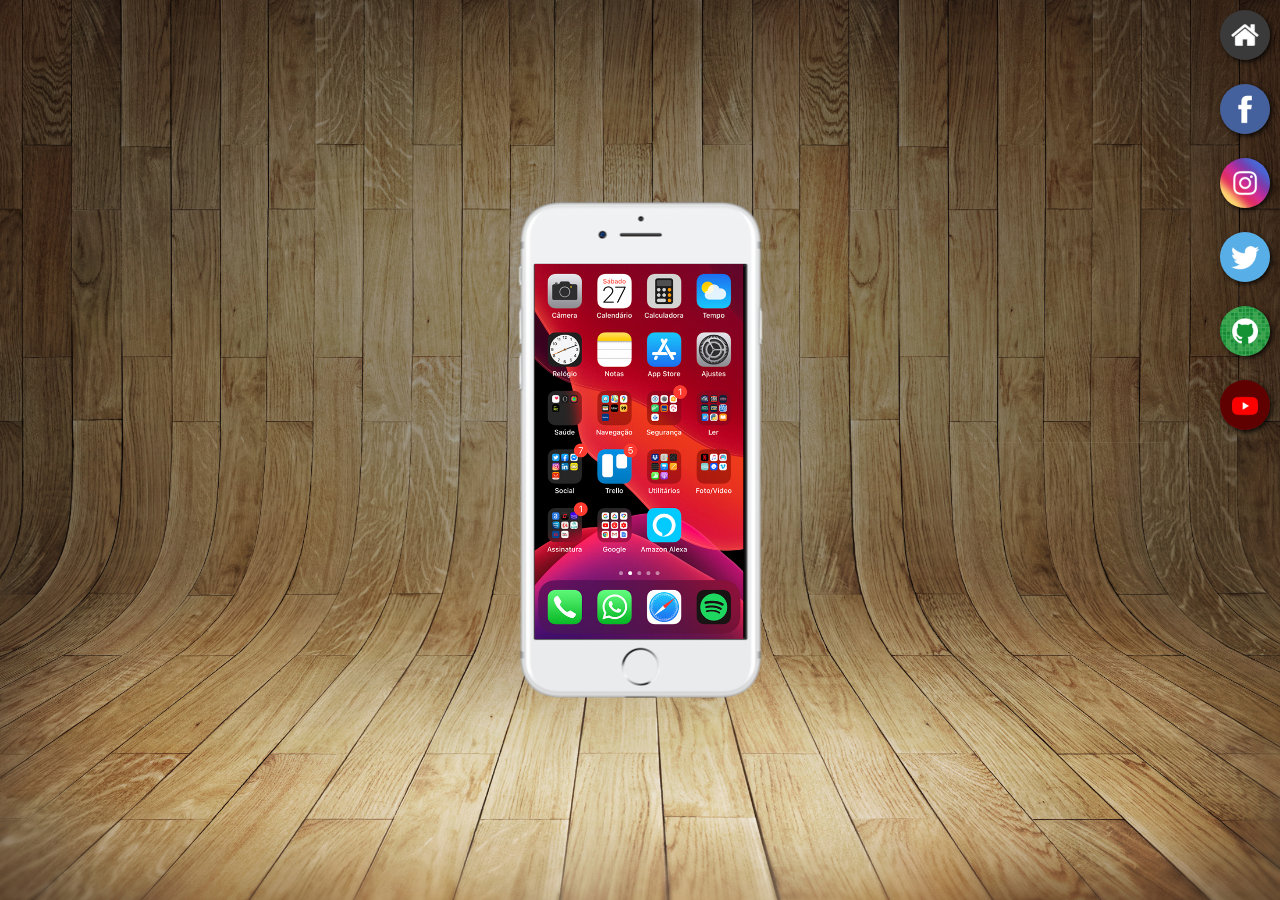
<file: index.html>
<!DOCTYPE html>
<html lang="pt-br">
<head>
    <meta charset="UTF-8">
    <meta http-equiv="X-UA-Compatible" content="IE=edge">
    <meta name="viewport" content="width=device-width, initial-scale=1.0">
    <link rel="shortcut icon" href="favicon.ico" type="image/x-icon">

    <link rel="stylesheet" href="style/style.css">
    <title>Projeto Redes Sociais</title>
</head>
<body>
    <main>
        <section id="telefone">
 <iframe src="home.html" name="tela"  id="tela" frameborder="0">

    Seu navegador nao é compativel
 </iframe>
        </section >
        <section id="redes-sociais">
            <a href="home.html" target="tela"><img src="imagens/logo-home.jpg" alt=""></a> <br>
            
            <a href="facebook.html" target="tela">
            <img src="imagens/logo-facebook.jpg" alt=""></a><br>

            <a href="instagram.html" target="tela">
            <img src="imagens/logo-instagram.jpg" alt=""></a><br>

            <a href="twitter.html" target="tela">
            <img src="imagens/logo-twitter.jpg" alt=""></a><br>

            <a href="github.html" target="tela">
            <img src="imagens/logo-github.jpg" alt=""></a> <br>

            <a href="youtube.html" target="tela"><img src="imagens/logo-youtube.jpg" alt=""></a>
        </section>
    </main>
</body>
</html>
</file>
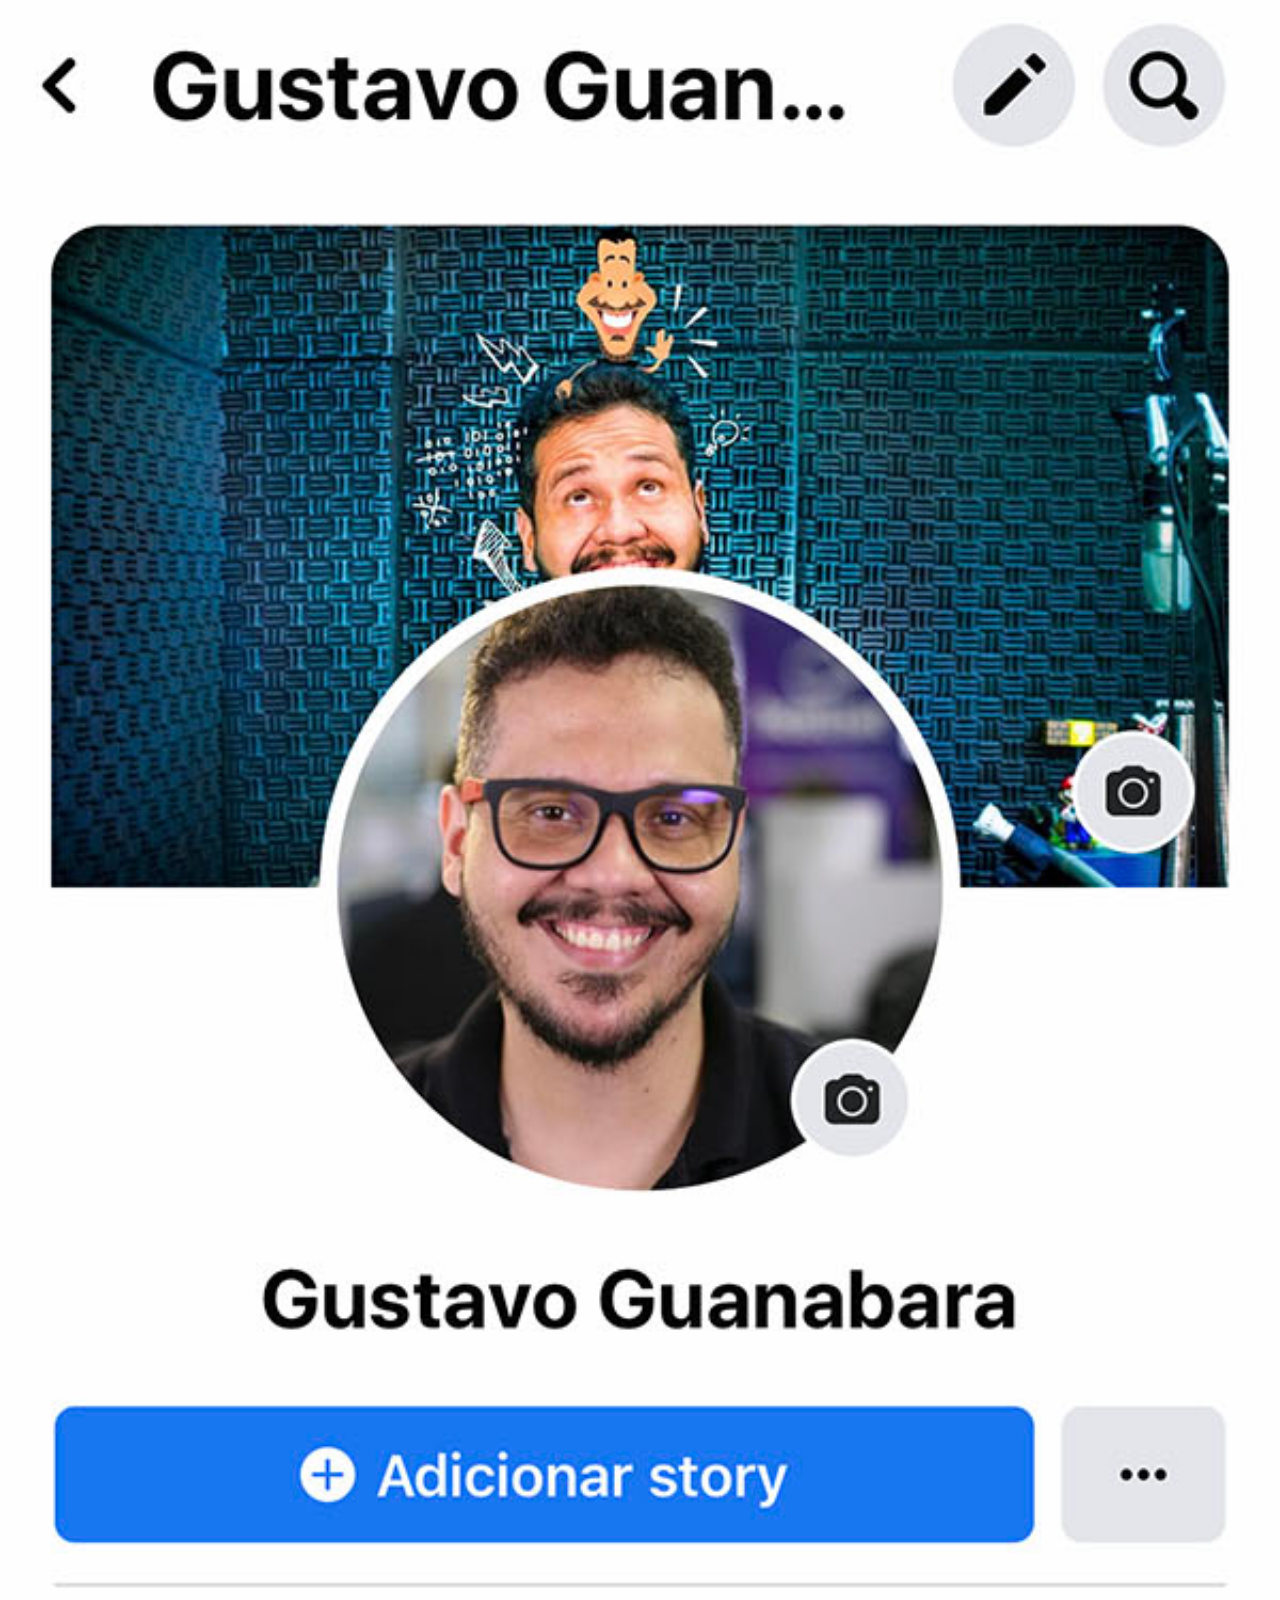
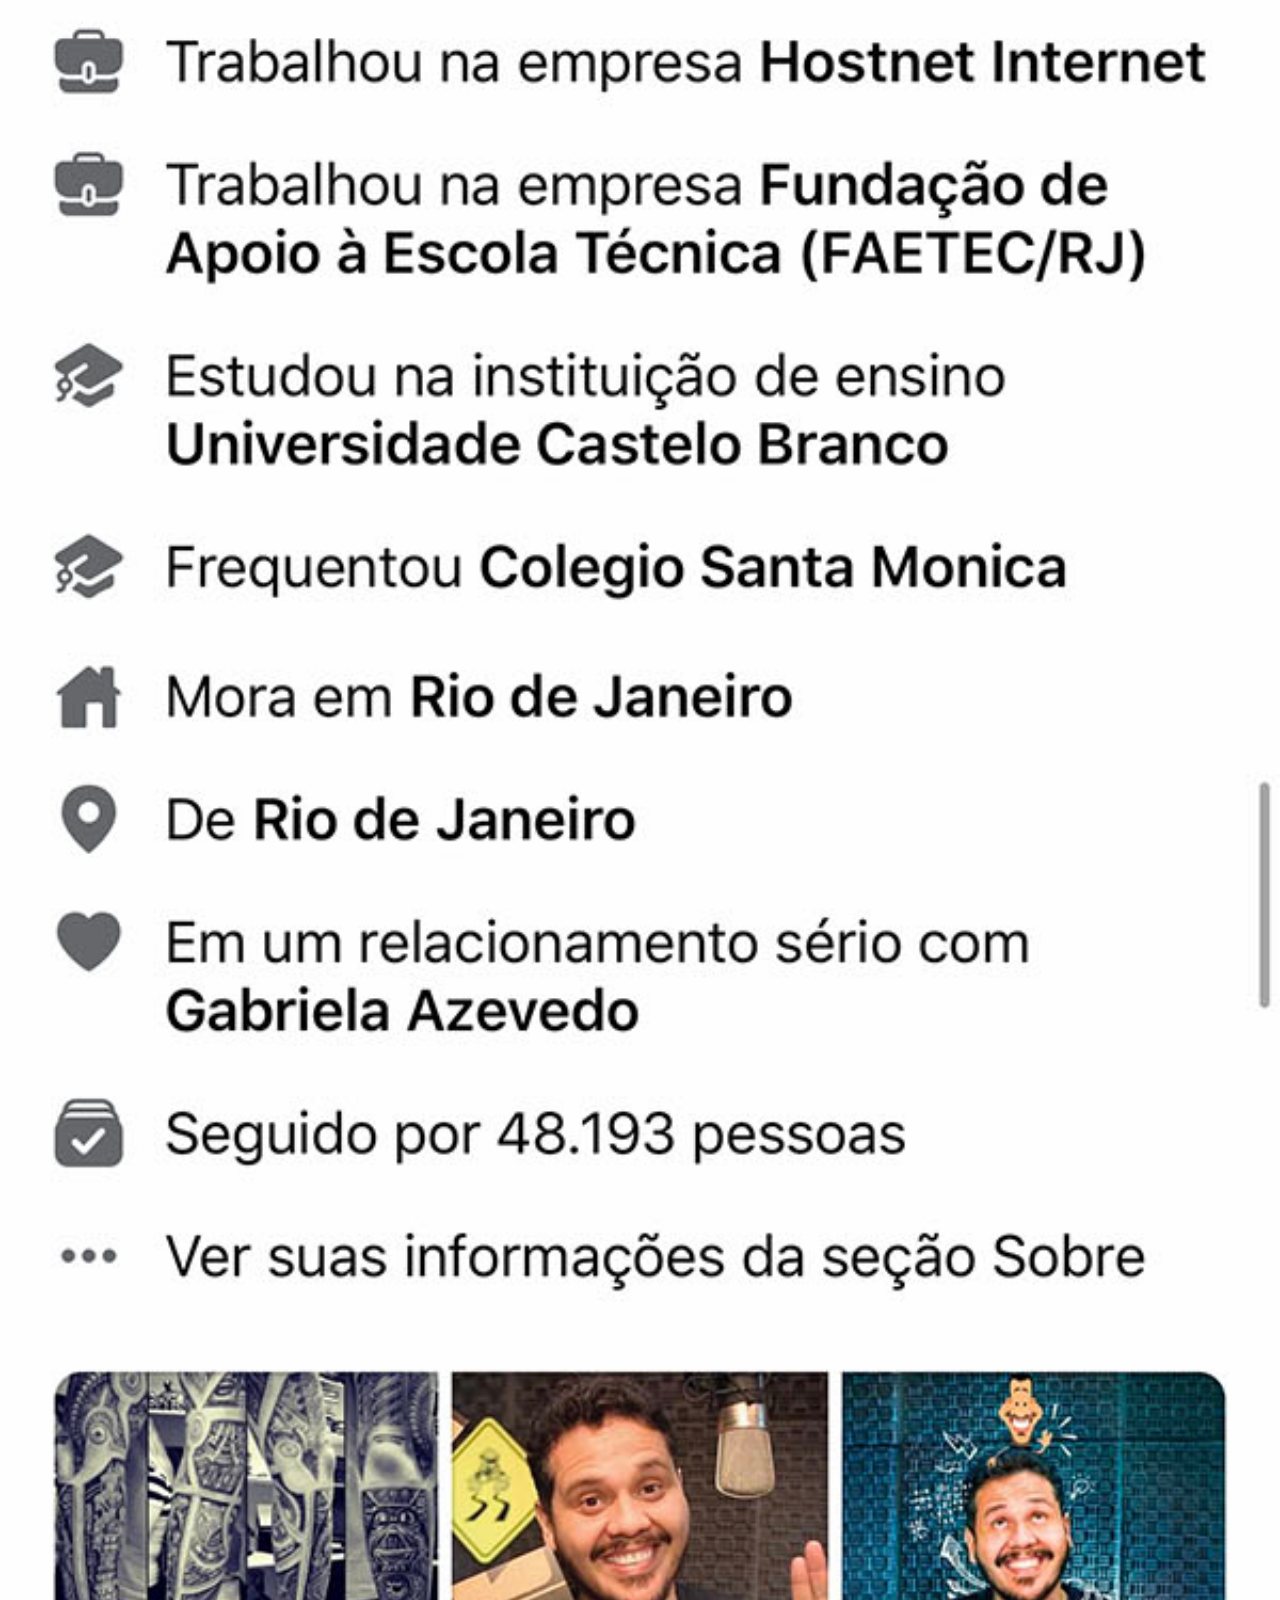
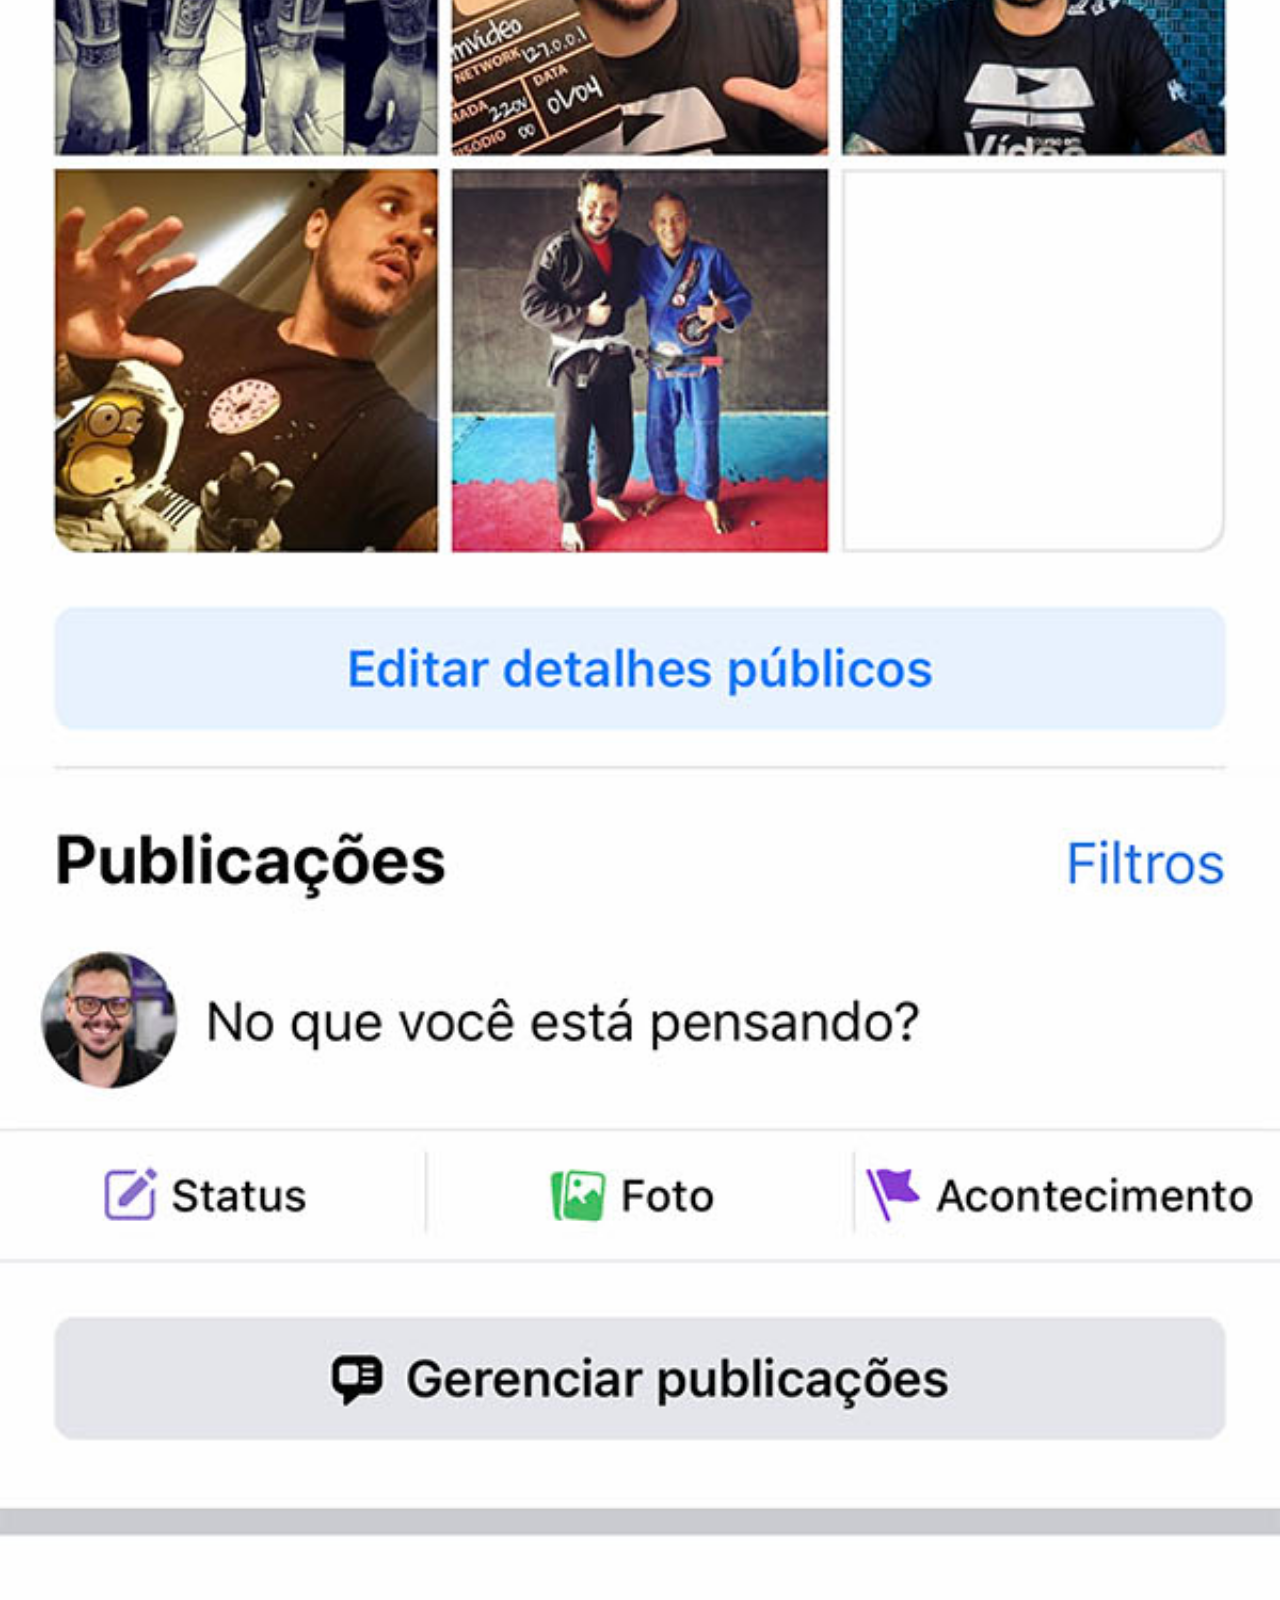
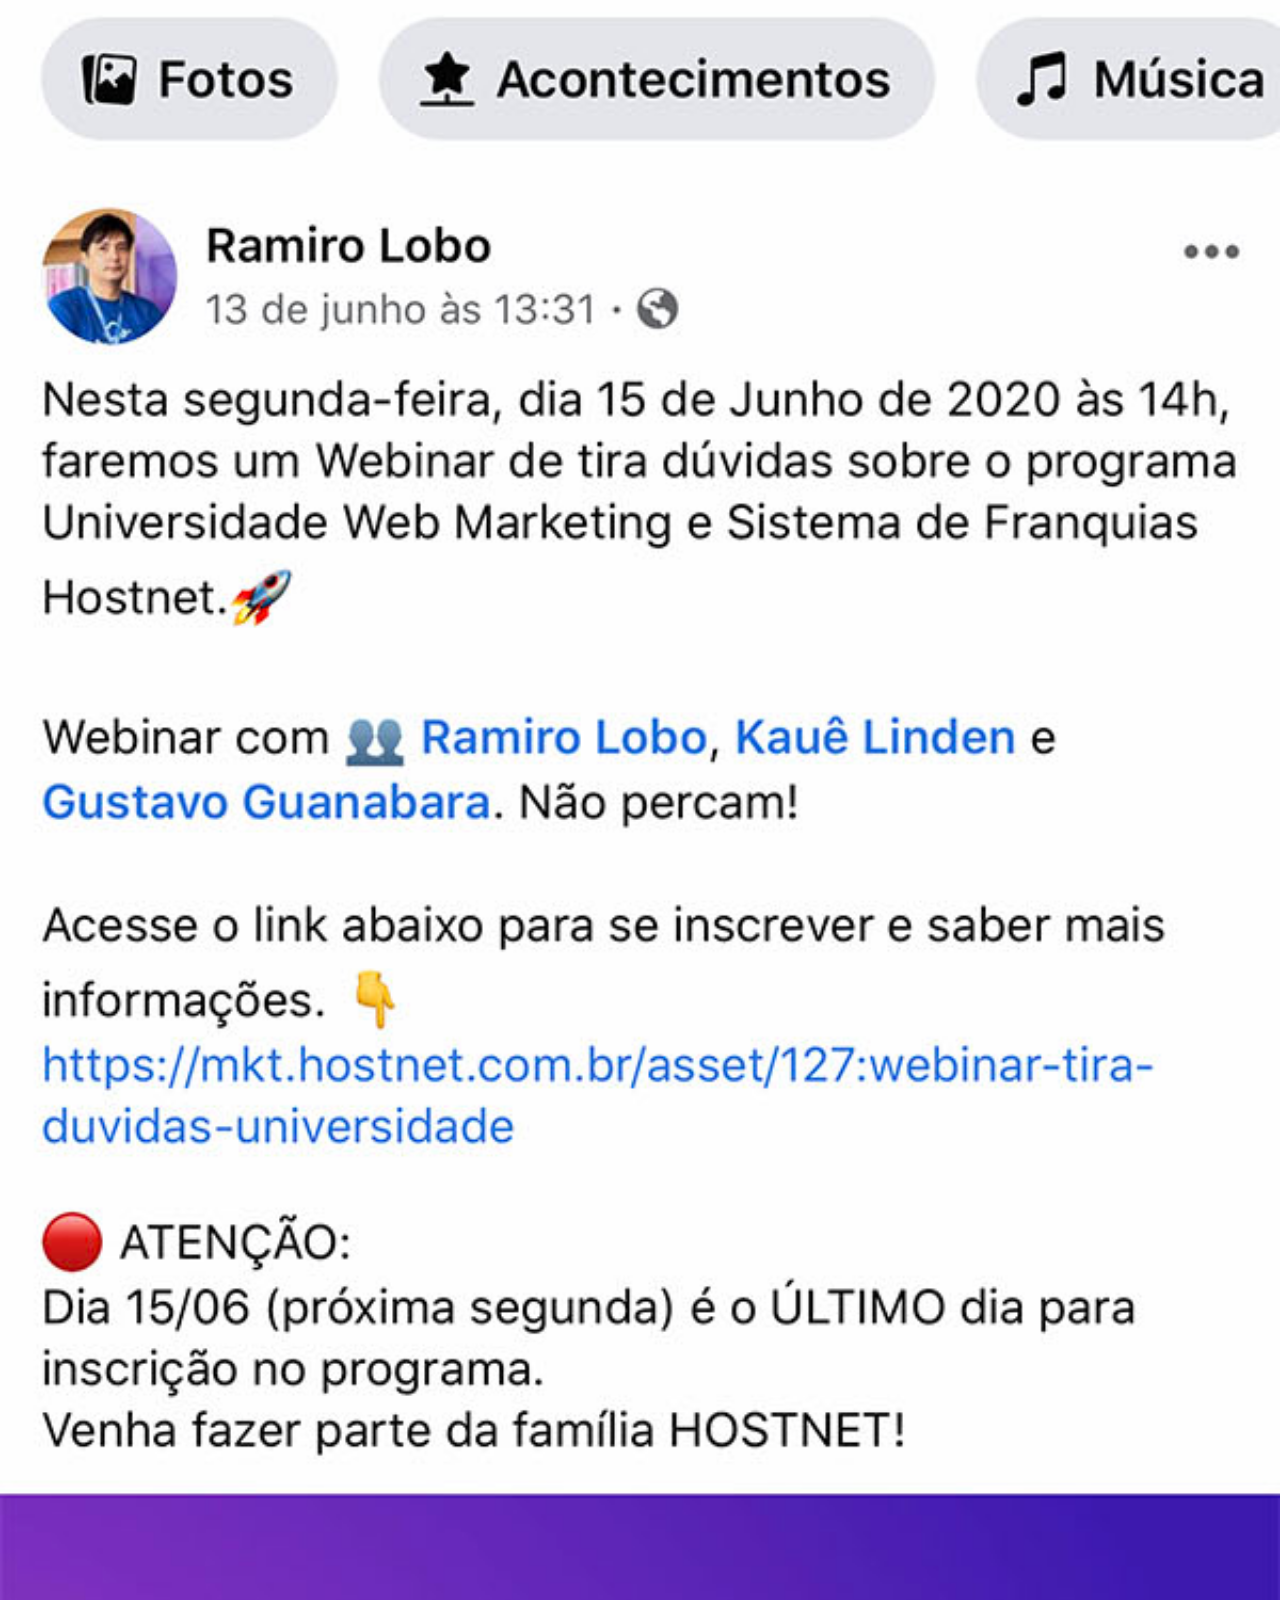
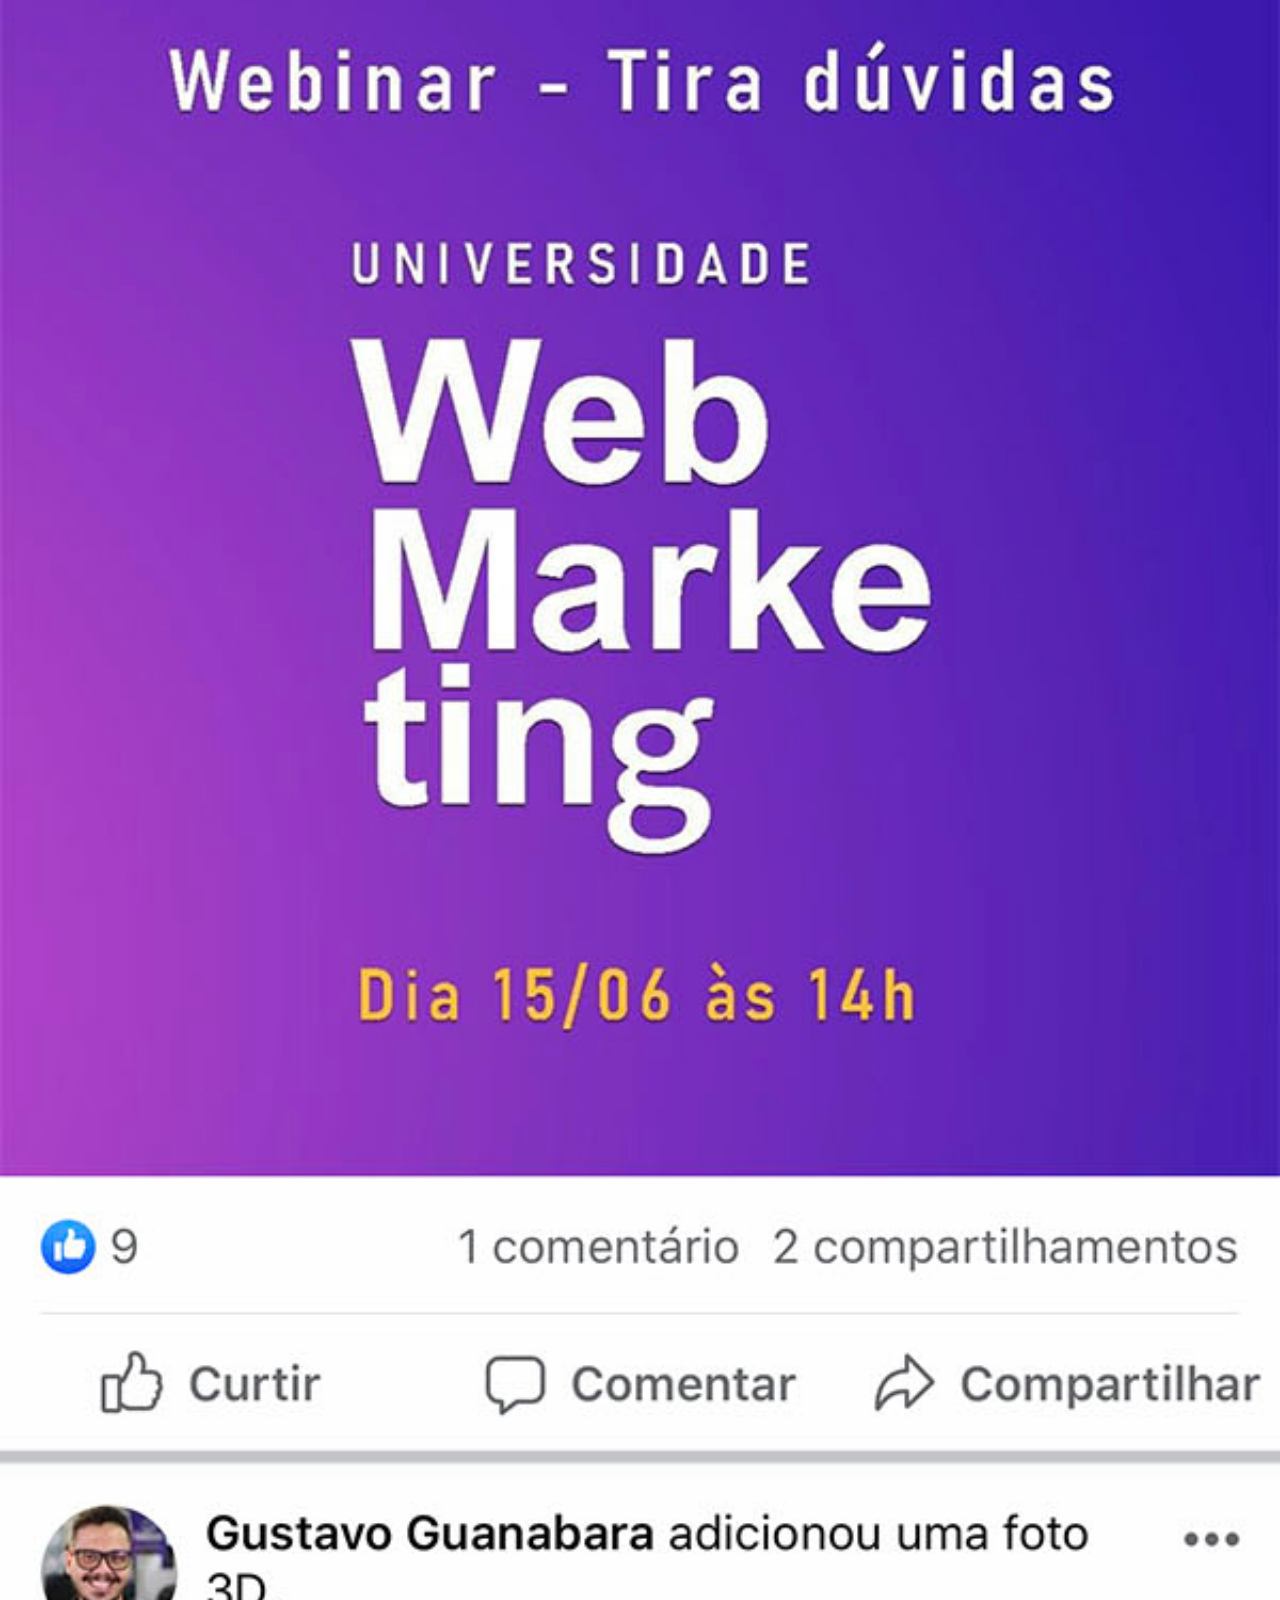
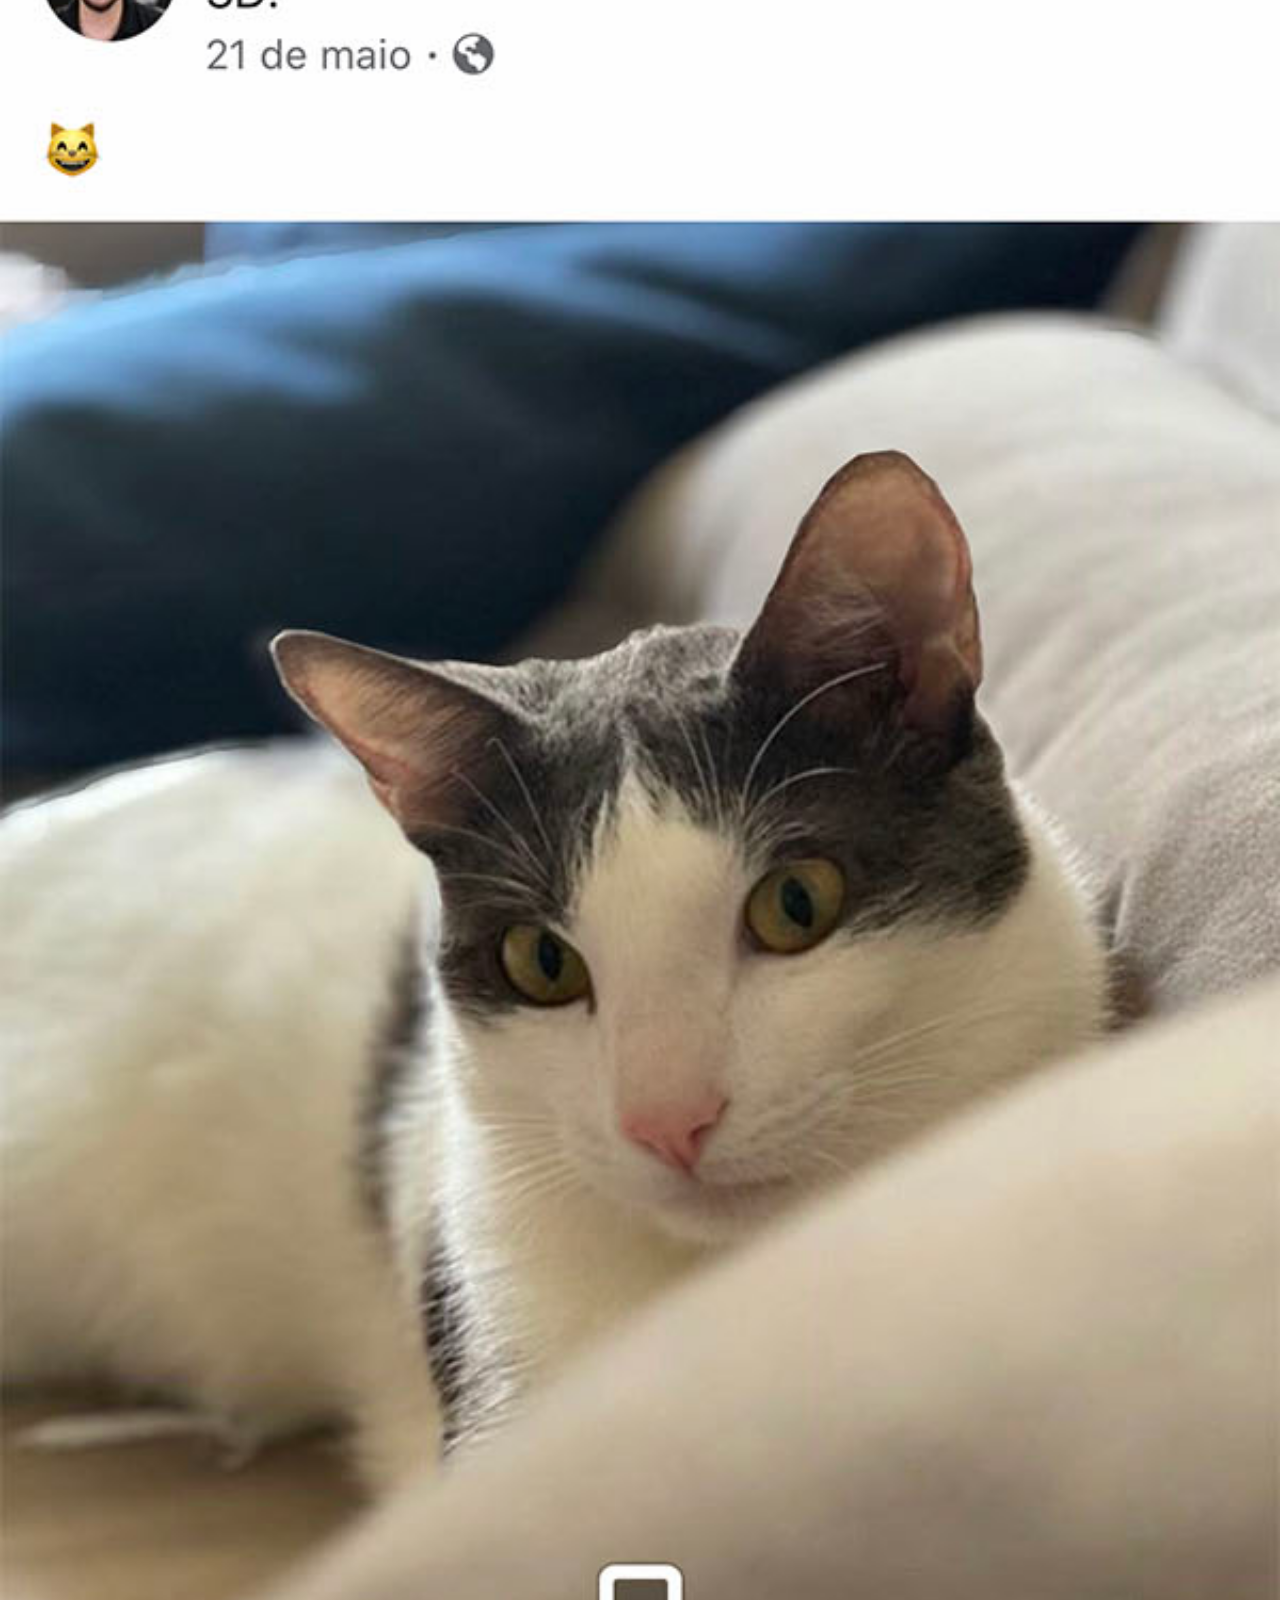
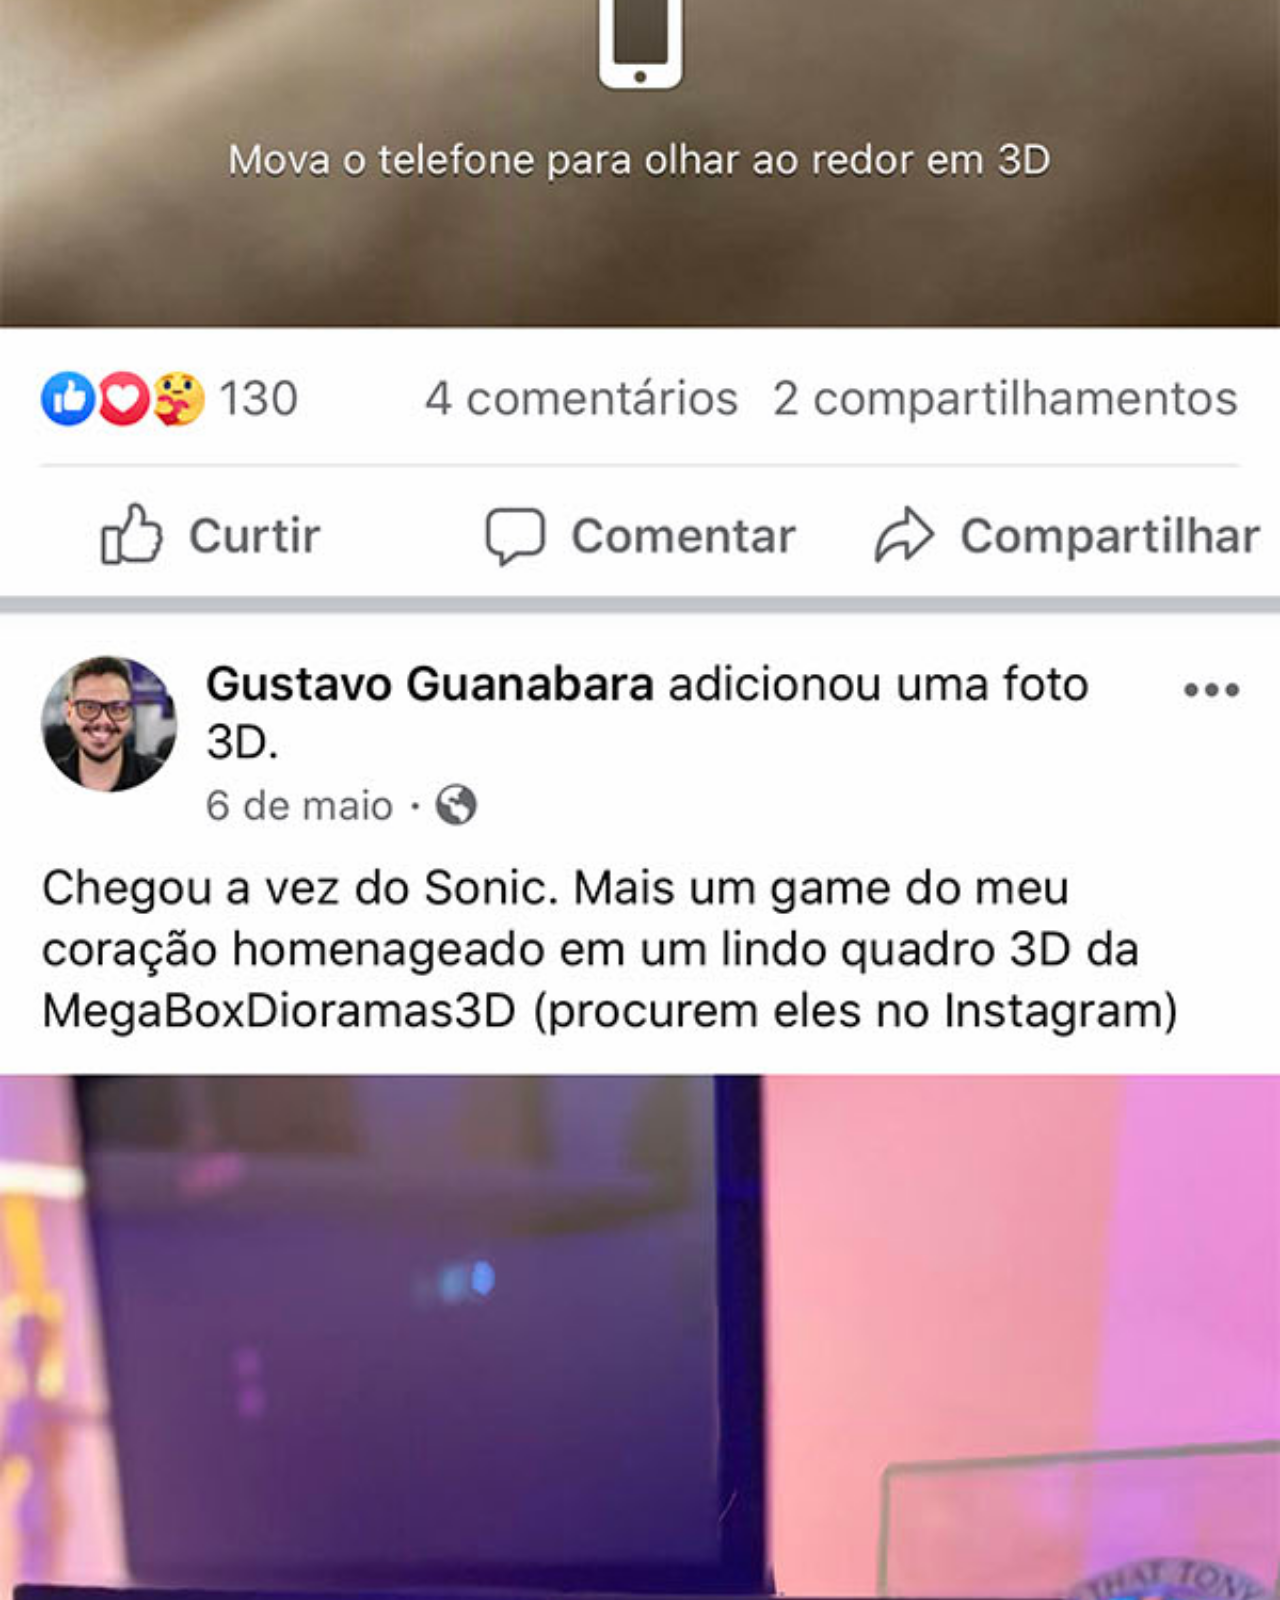
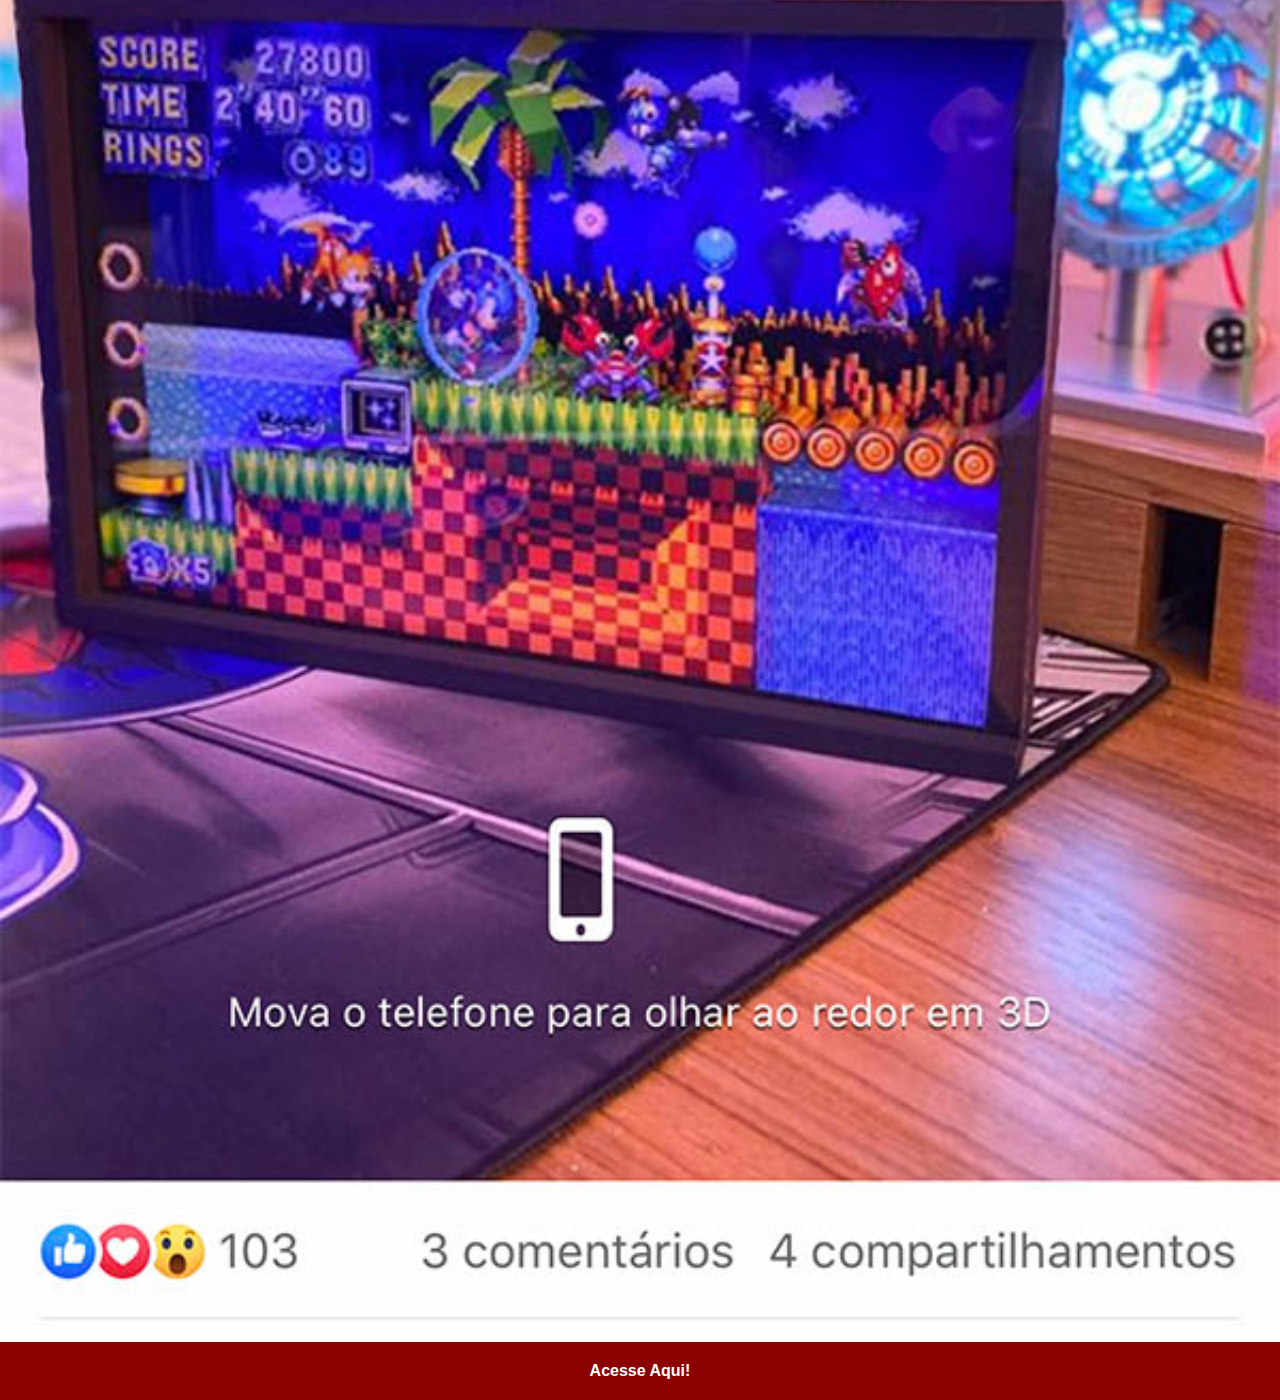
<file: facebook.html>
<!DOCTYPE html>
<html lang="pt-br">
<head>
    <meta charset="UTF-8">
    <meta http-equiv="X-UA-Compatible" content="IE=edge">
    <meta name="viewport" content="width=device-width, initial-scale=1.0">
    <title>Facebook</title>

   <link rel="stylesheet" href="style/social.css">
</head>
<body>
    <img src="imagens/tela-facebook.jpg" alt="Facebook">
    <a href="https://www.facebook.com/gustavoguanabara" target="_blank">Acesse Aqui!</a>
</body>
</html>
</file>
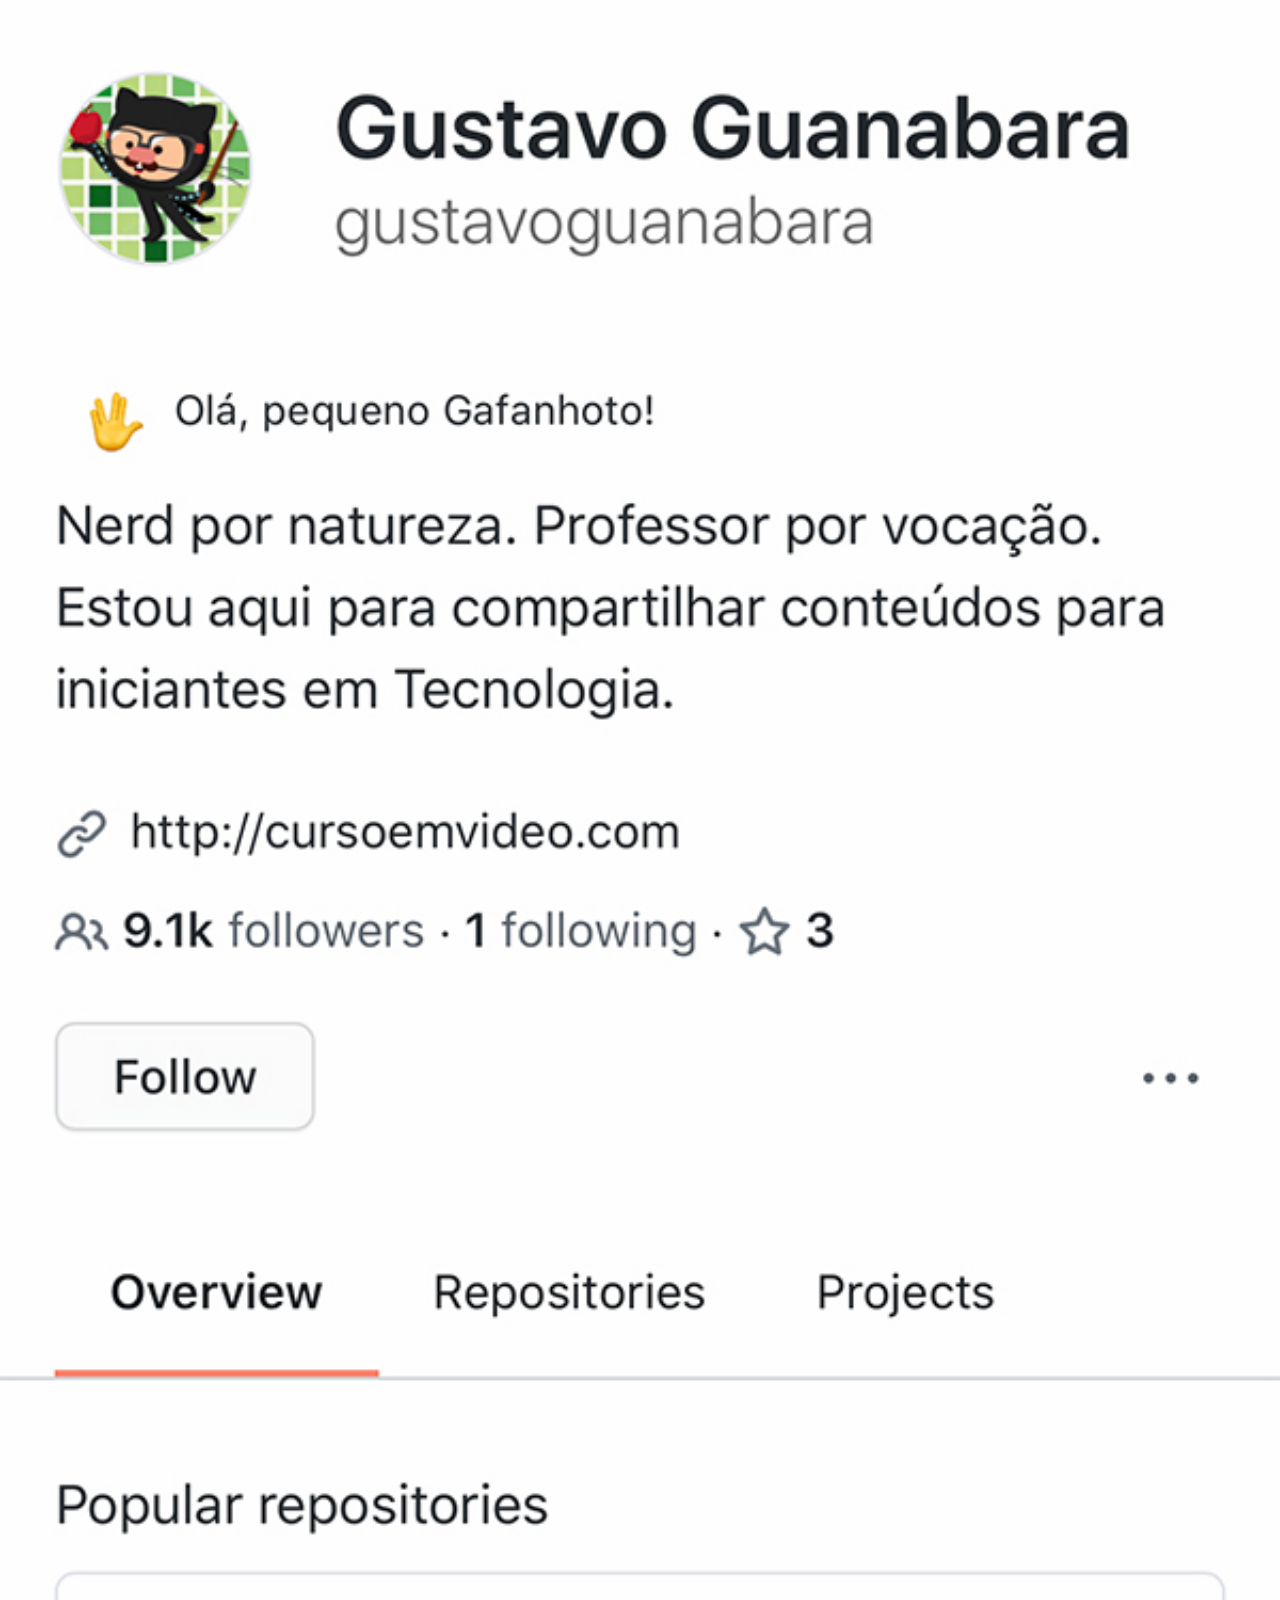
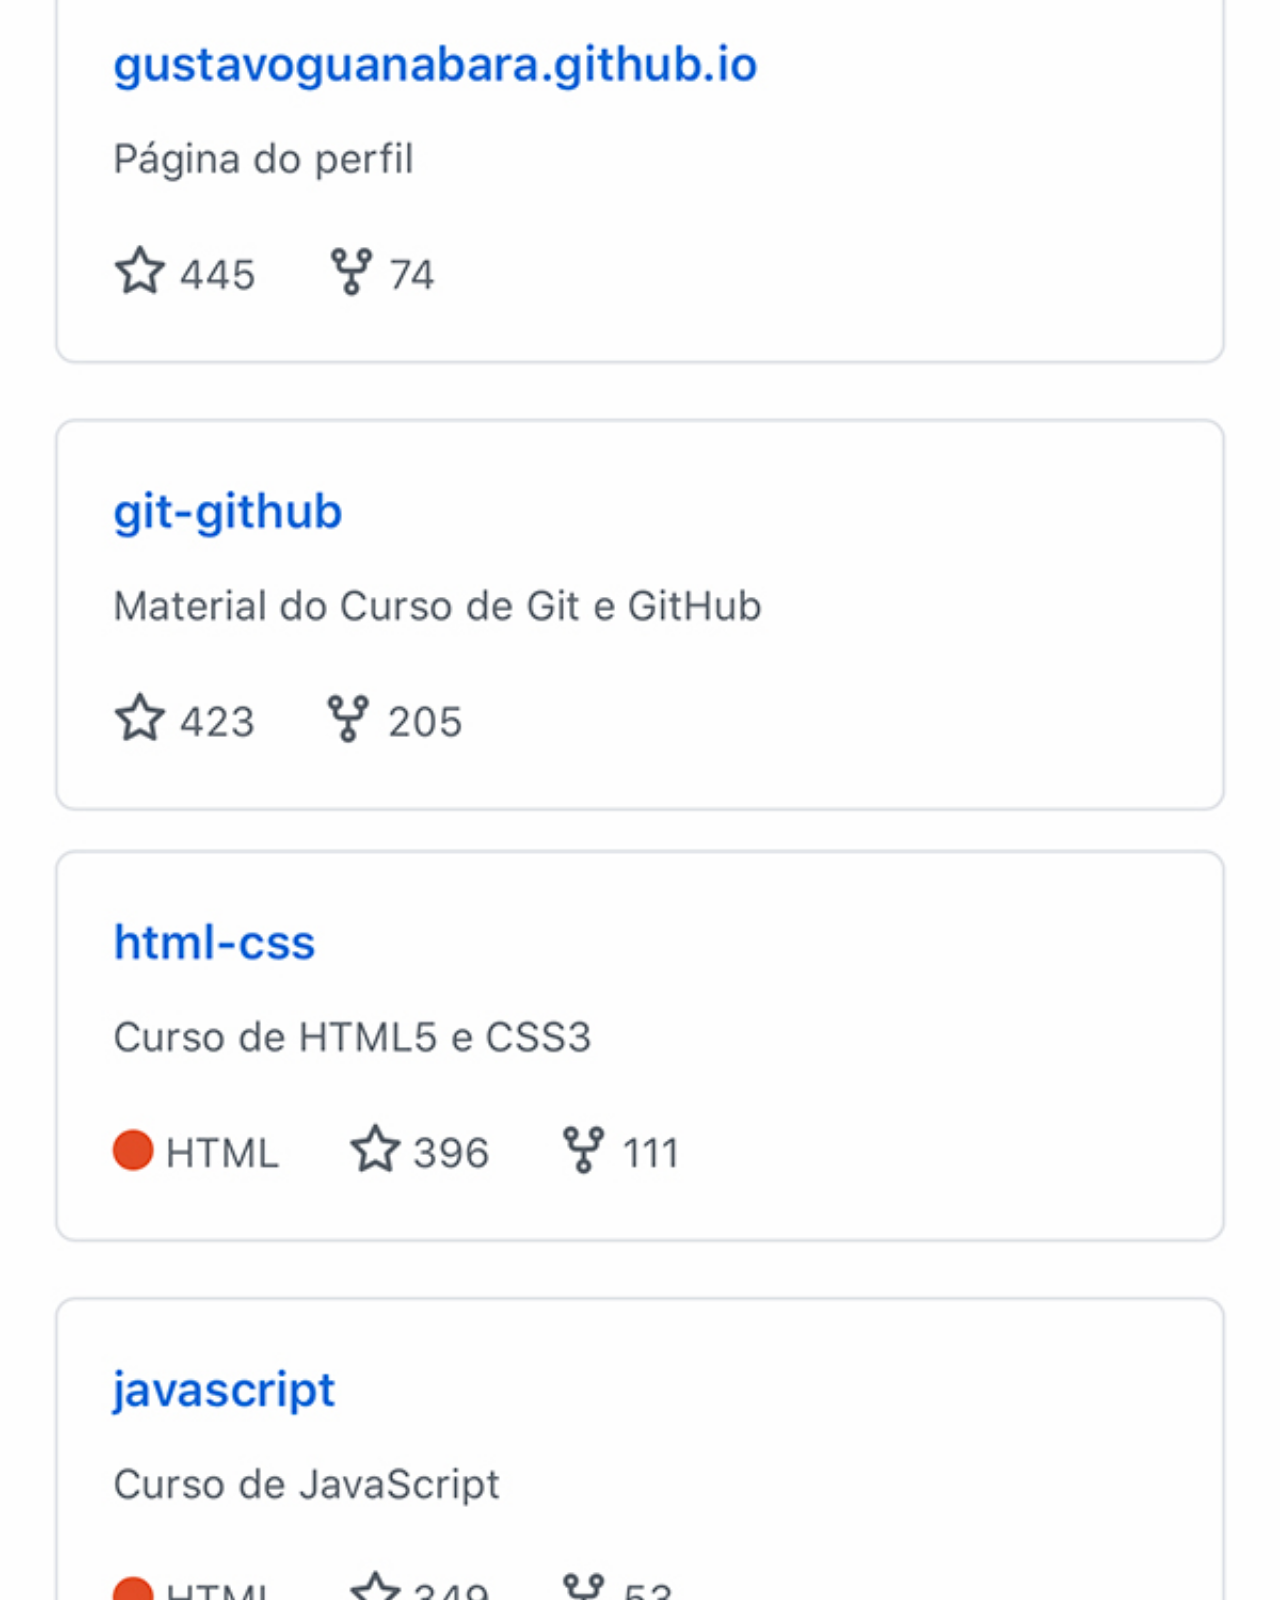
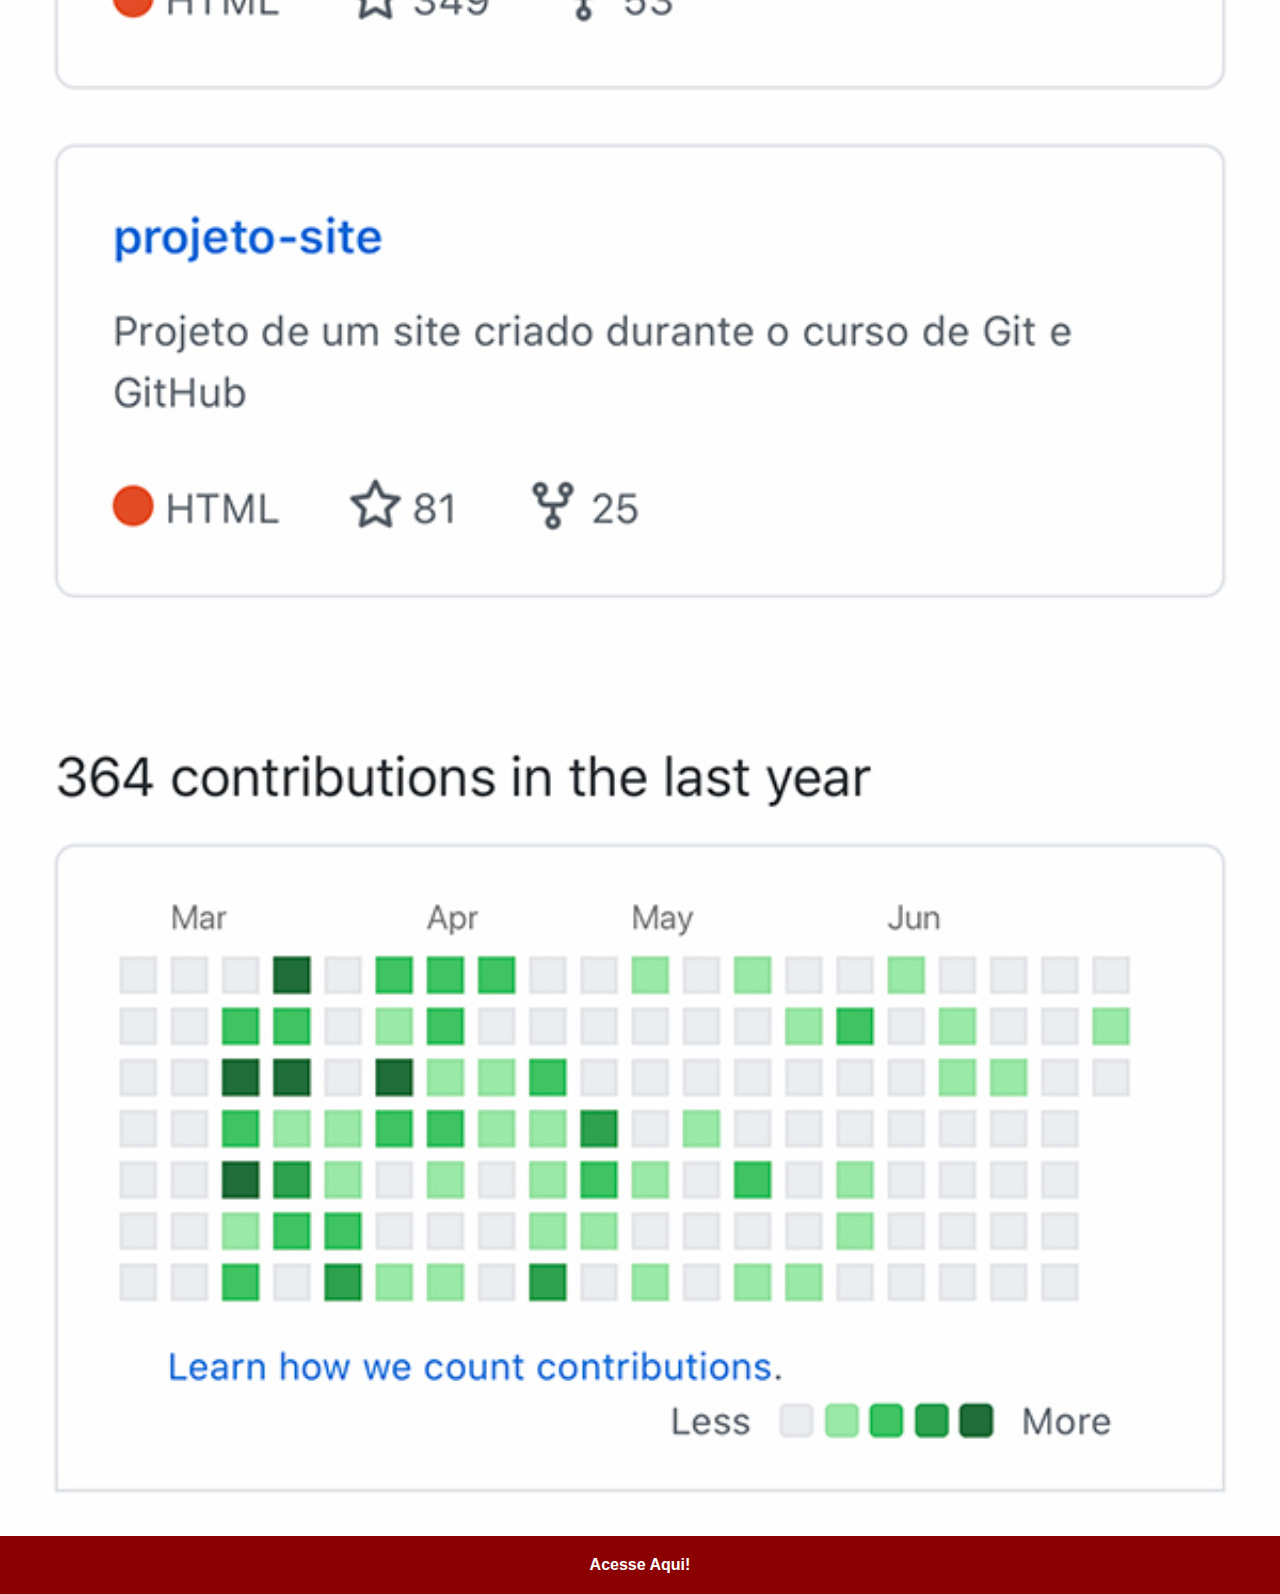
<file: github.html>
<!DOCTYPE html>
<html lang="pt-br">
<head>
    <meta charset="UTF-8">
    <meta http-equiv="X-UA-Compatible" content="IE=edge">
    <meta name="viewport" content="width=device-width, initial-scale=1.0">
    <title>GitHub</title>

    <link rel="stylesheet" href="style/social.css">
</head>
<body>
    <img src="imagens/tela-github.jpg" alt="GitHub">
    <a href="https://github.com/gustavoguanabara" target="_blank">Acesse Aqui!</a>
</body>
</html>
</file>
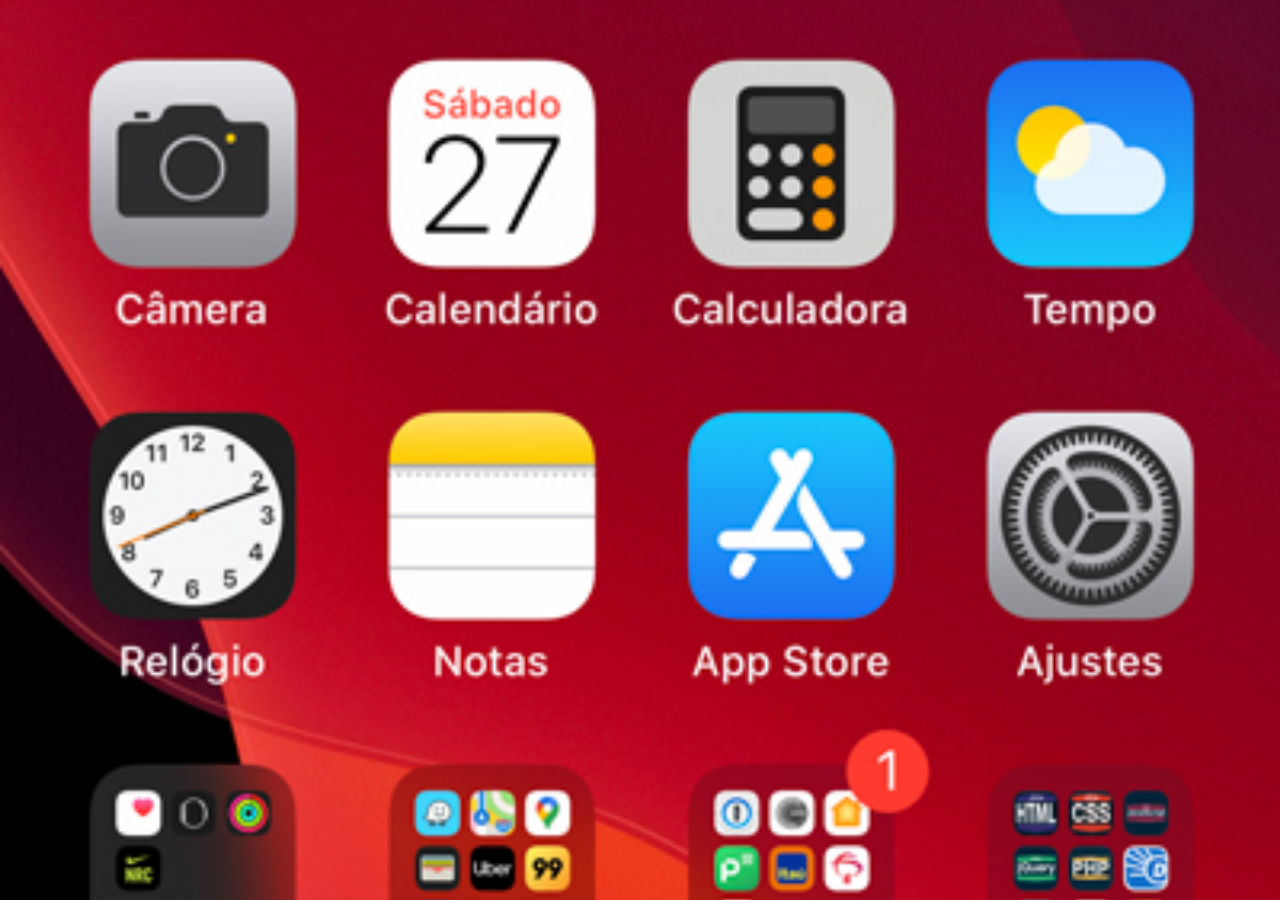
<file: home.html>
<!DOCTYPE html>
<html lang="pt-br">
<head>
    <meta charset="UTF-8">
    <meta http-equiv="X-UA-Compatible" content="IE=edge">
    <meta name="viewport" content="width=device-width, initial-scale=1.0">
    <title>Home</title>

    <style>
        * {
            margin: 0px;
            padding: 0px;
        }

        body {
            width: 100vw;
            height: 100vh ;
            background: black url('imagens/tela-home.jpg') no-repeat top center;
            background-size: cover;
        }
    </style>
</head>
<body>
    
</body>
</html>
</file>
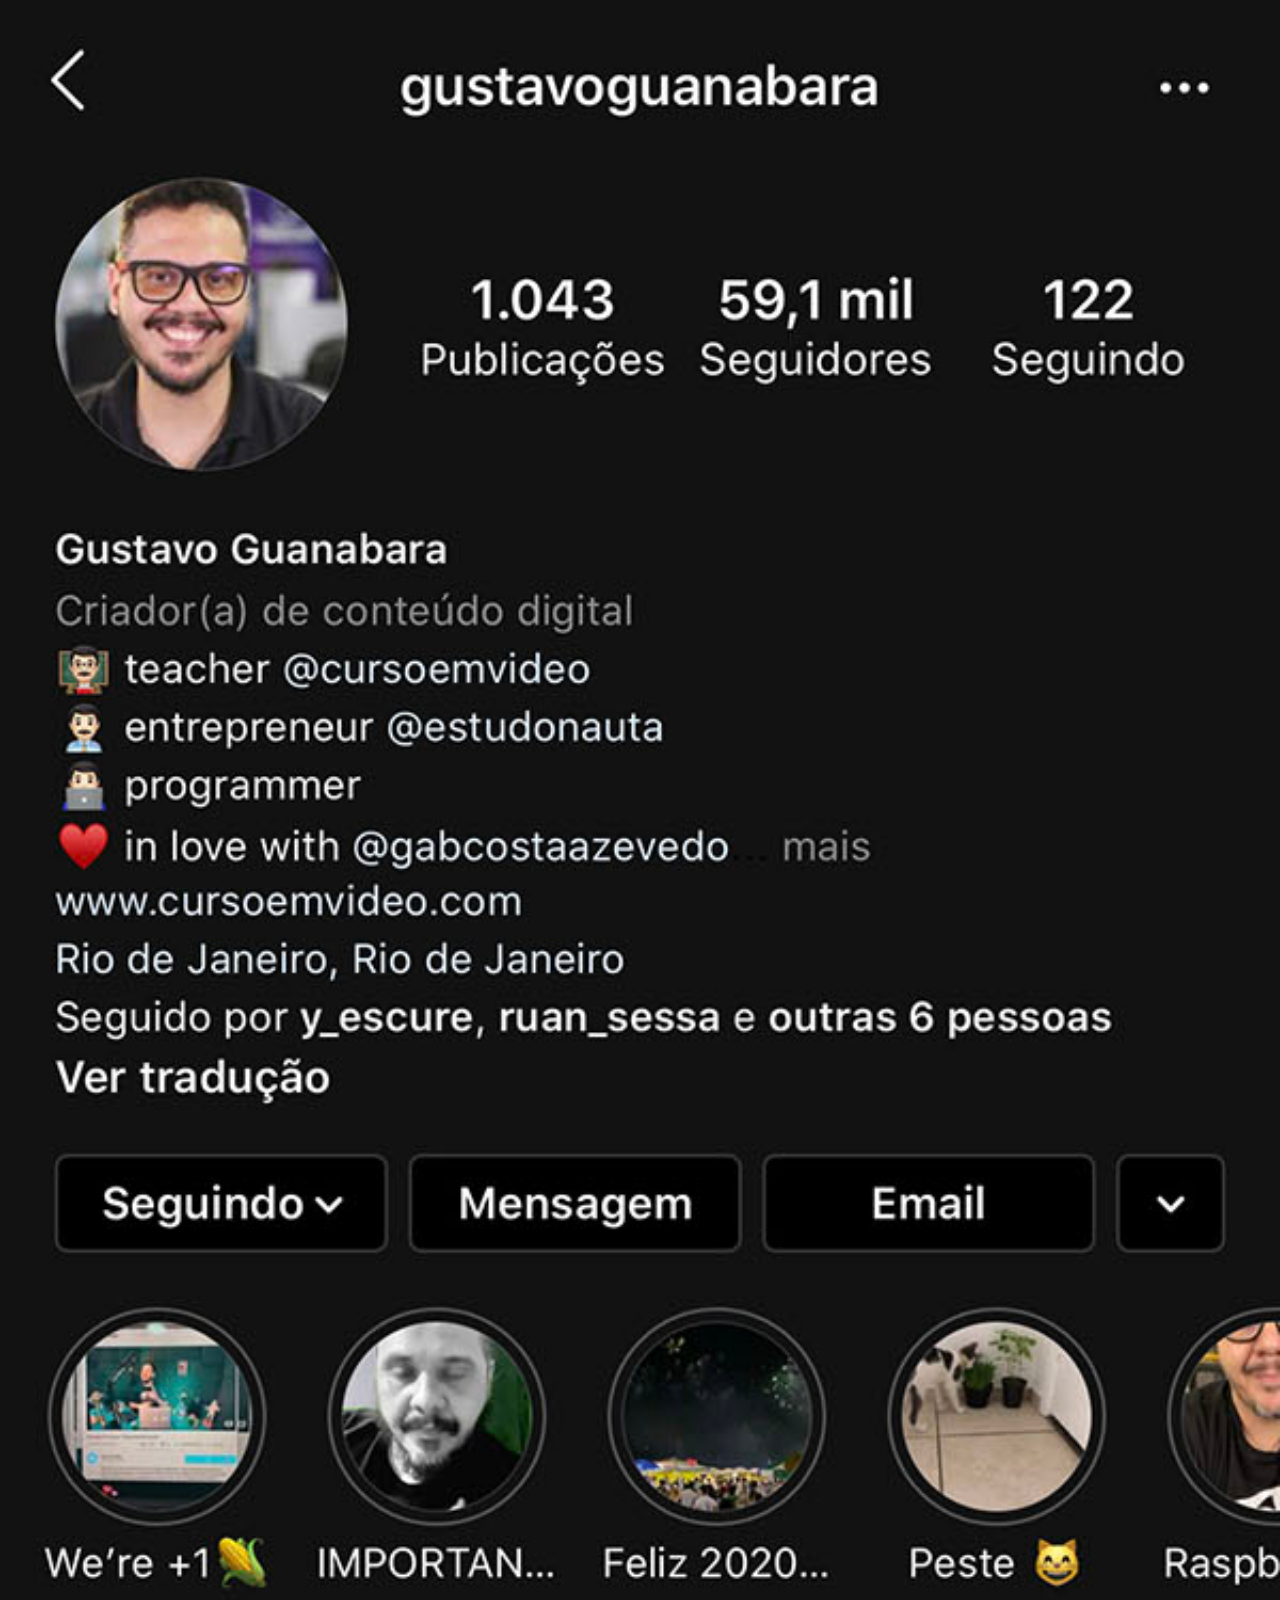
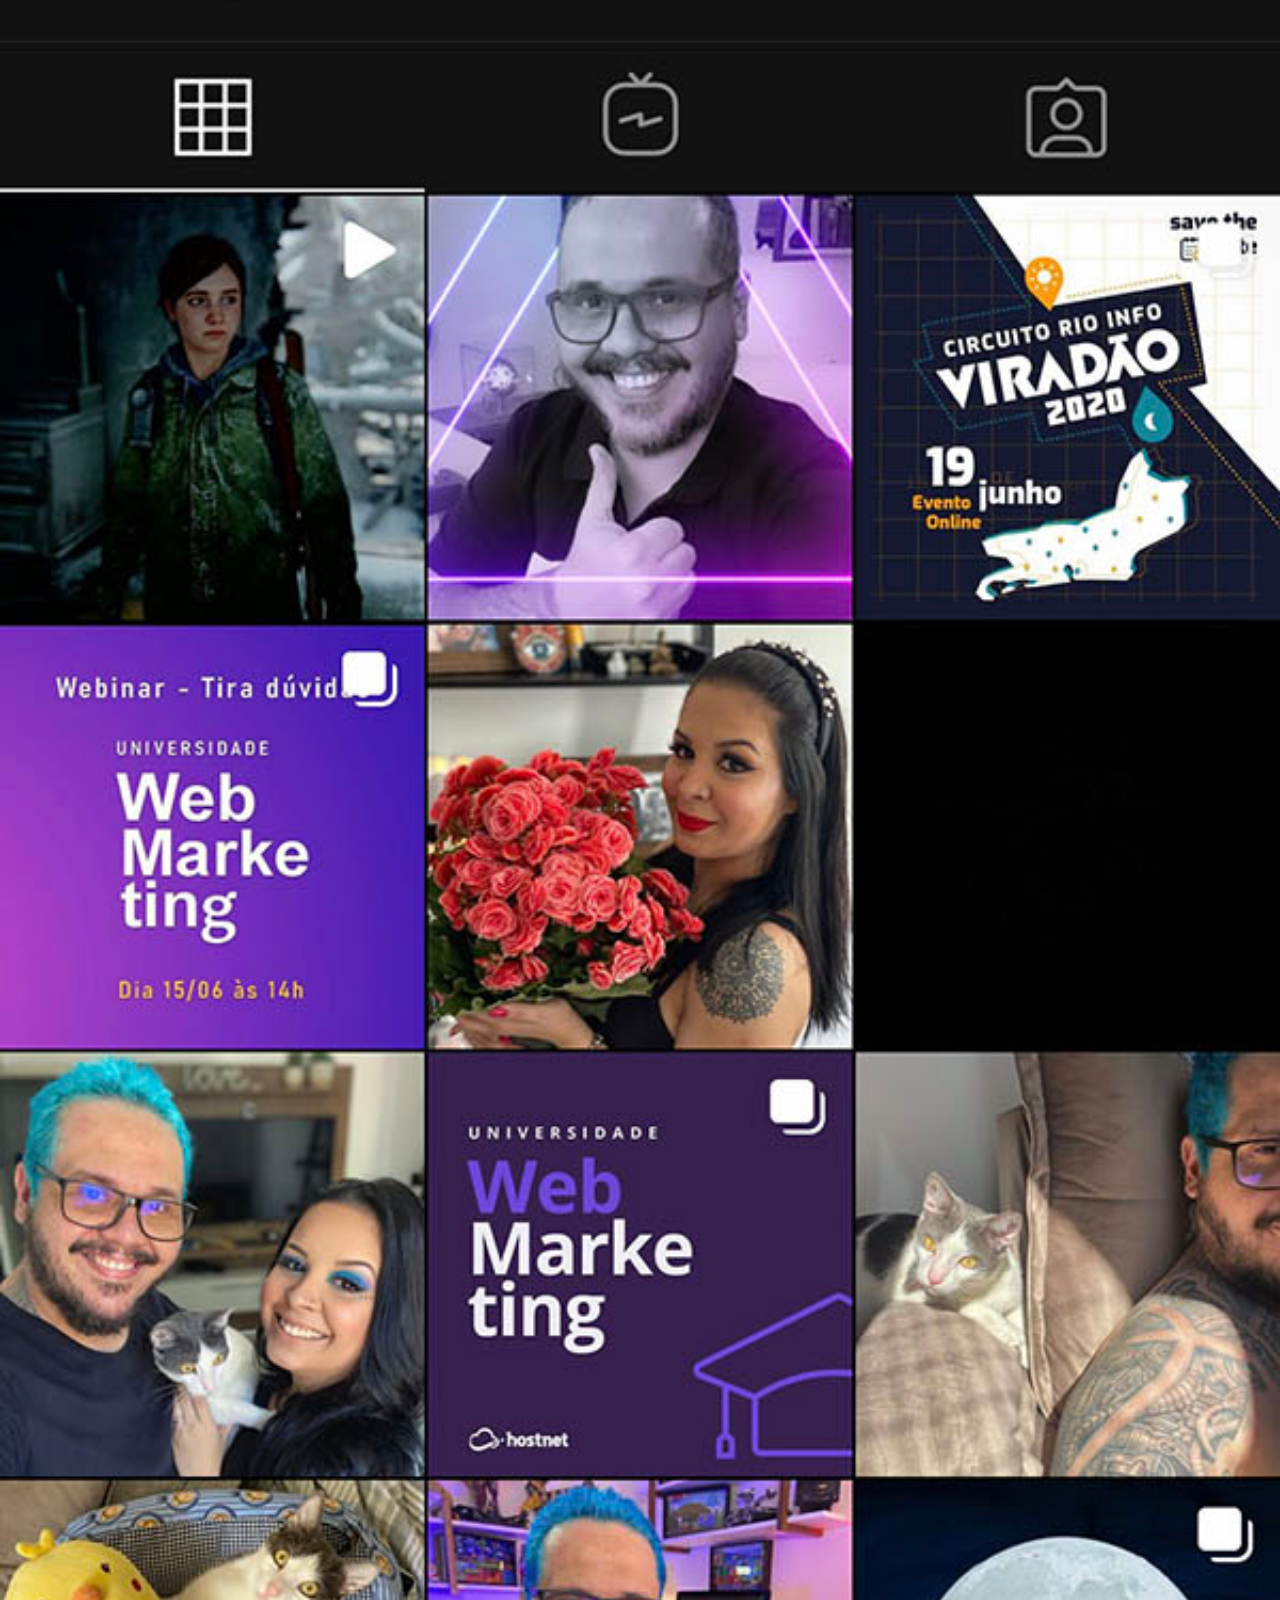
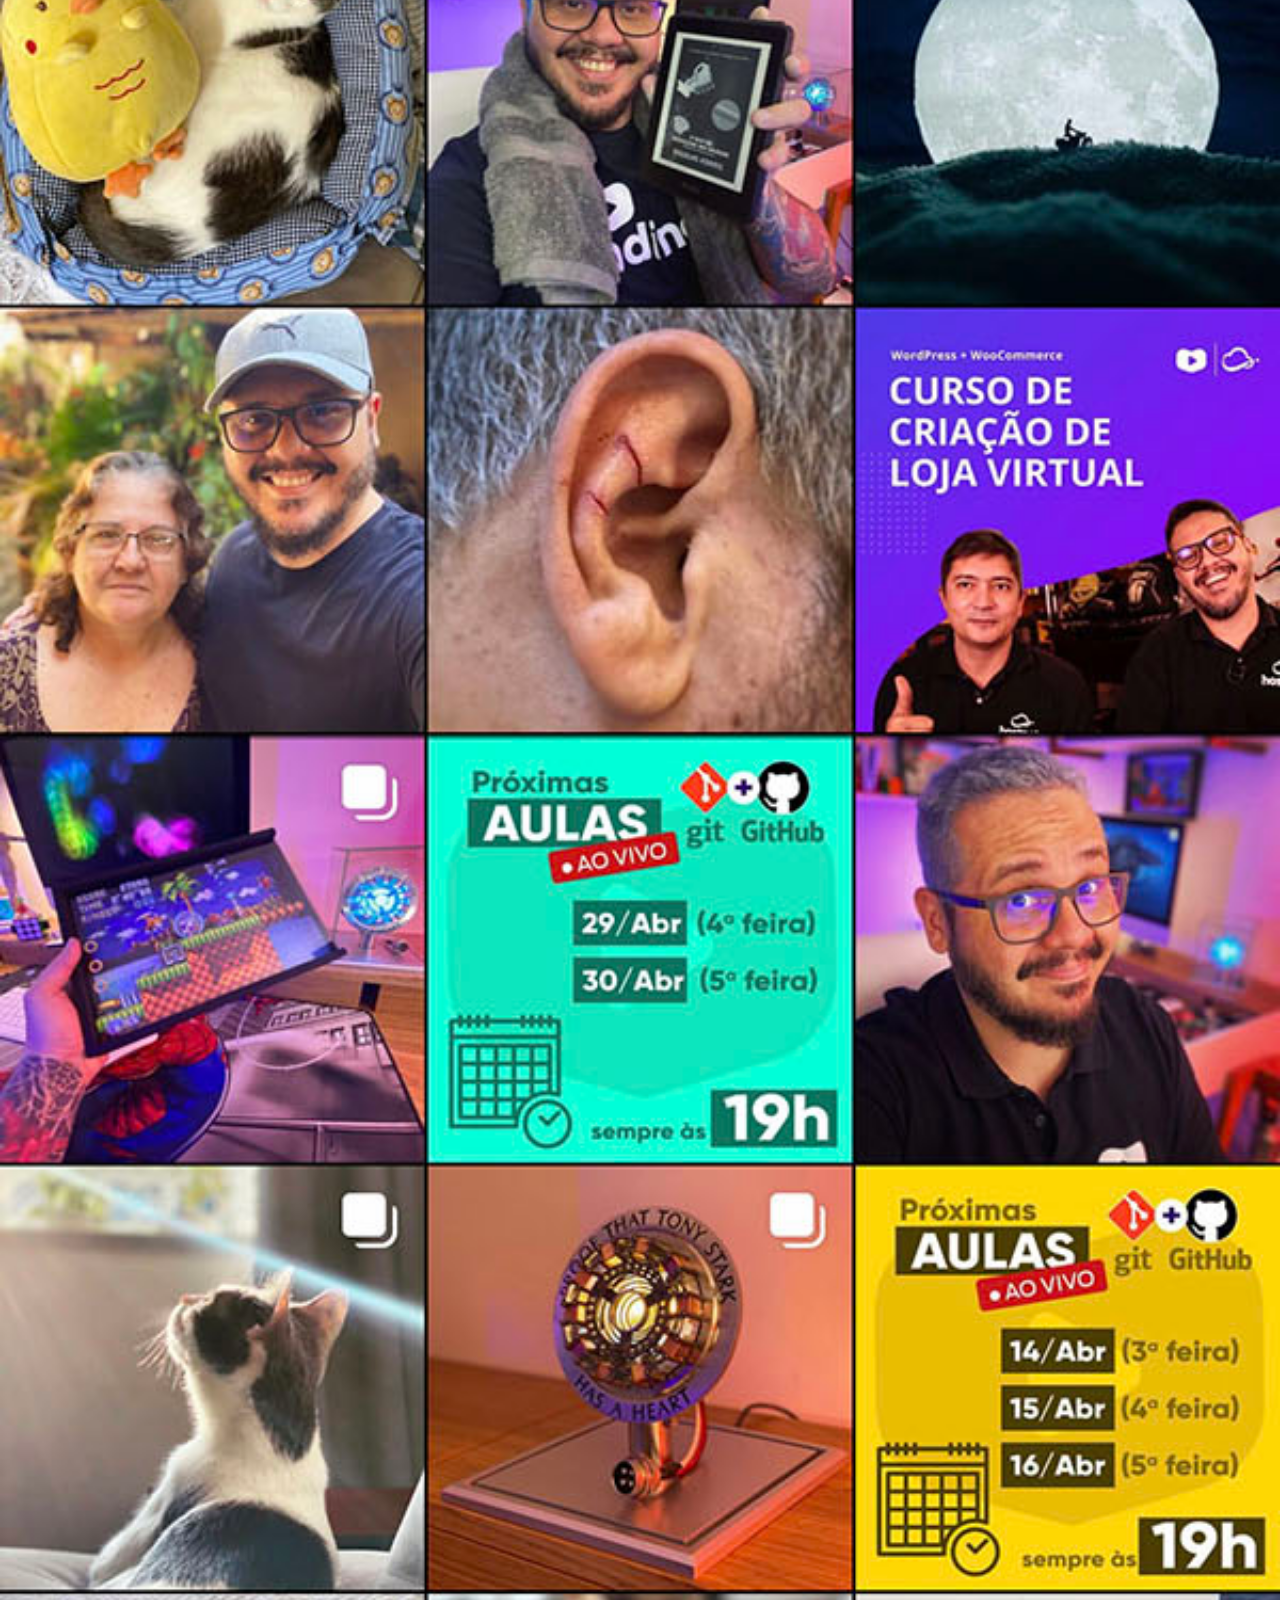
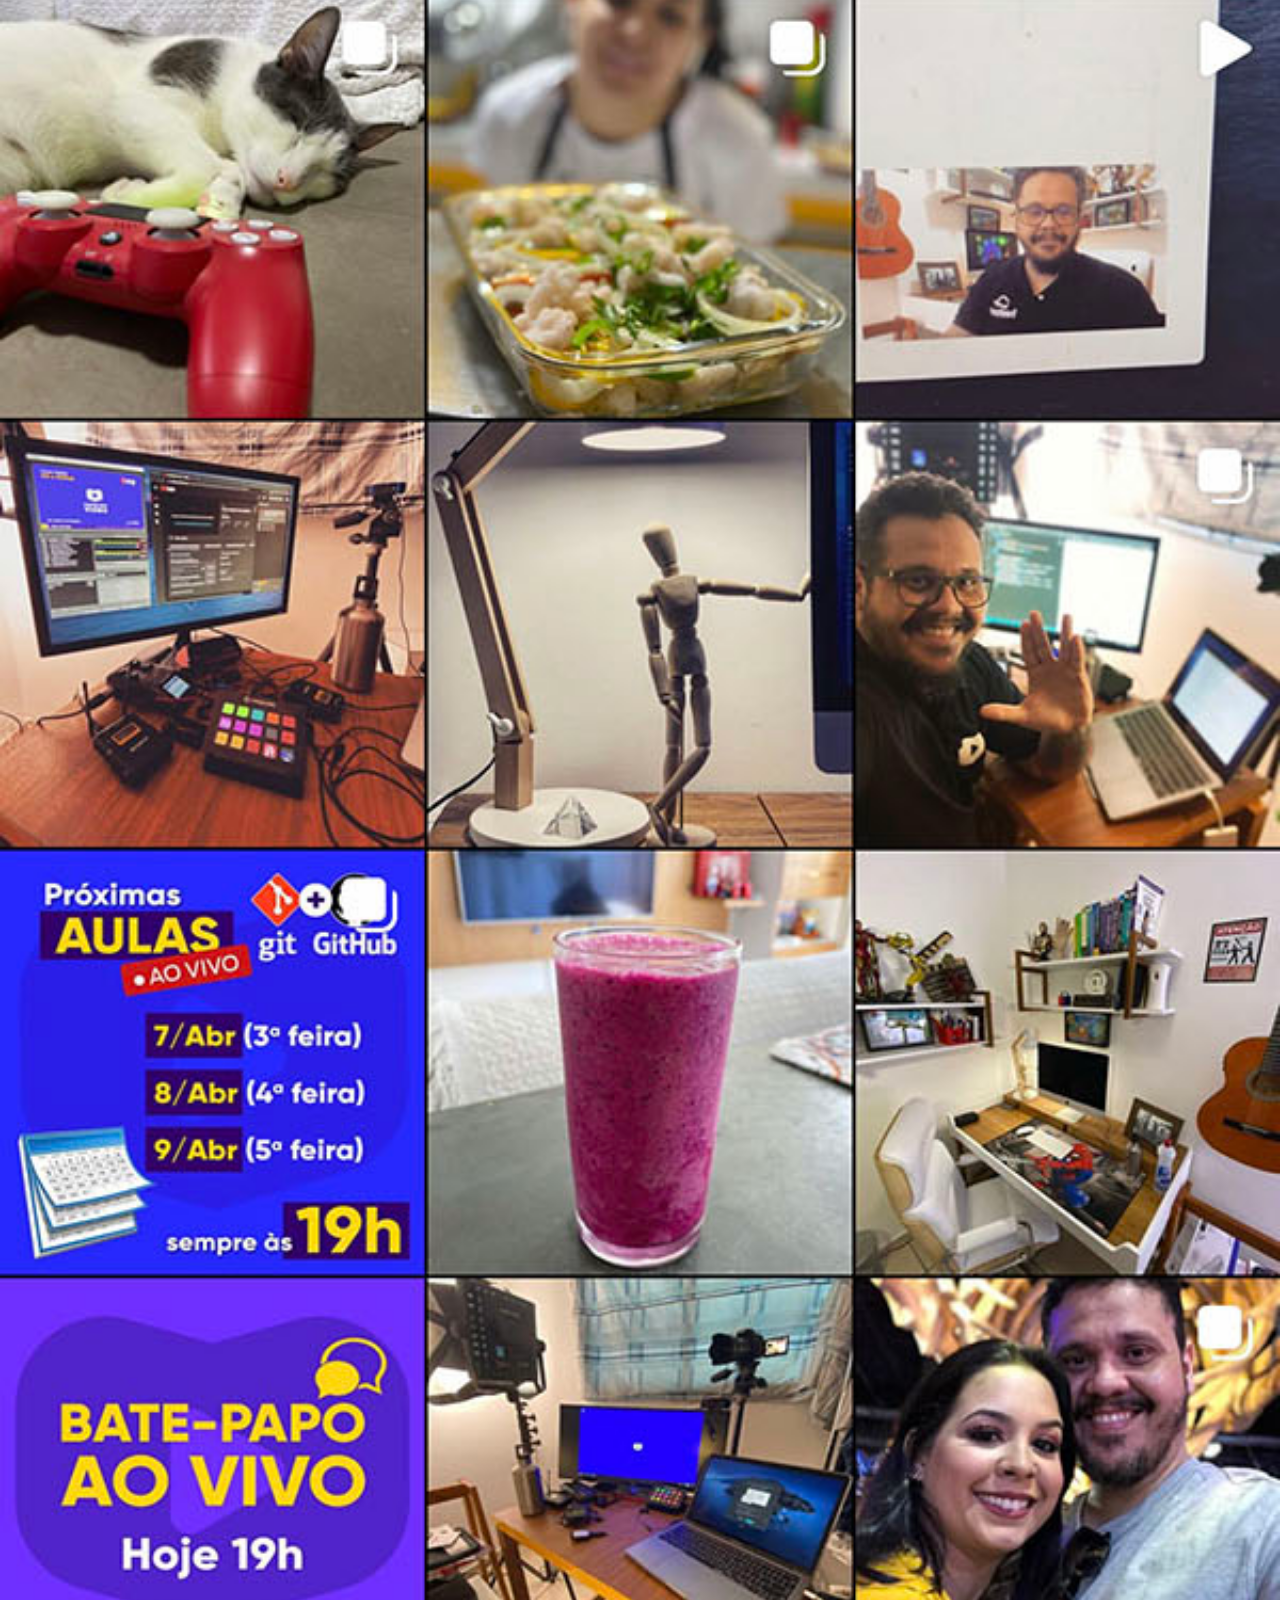
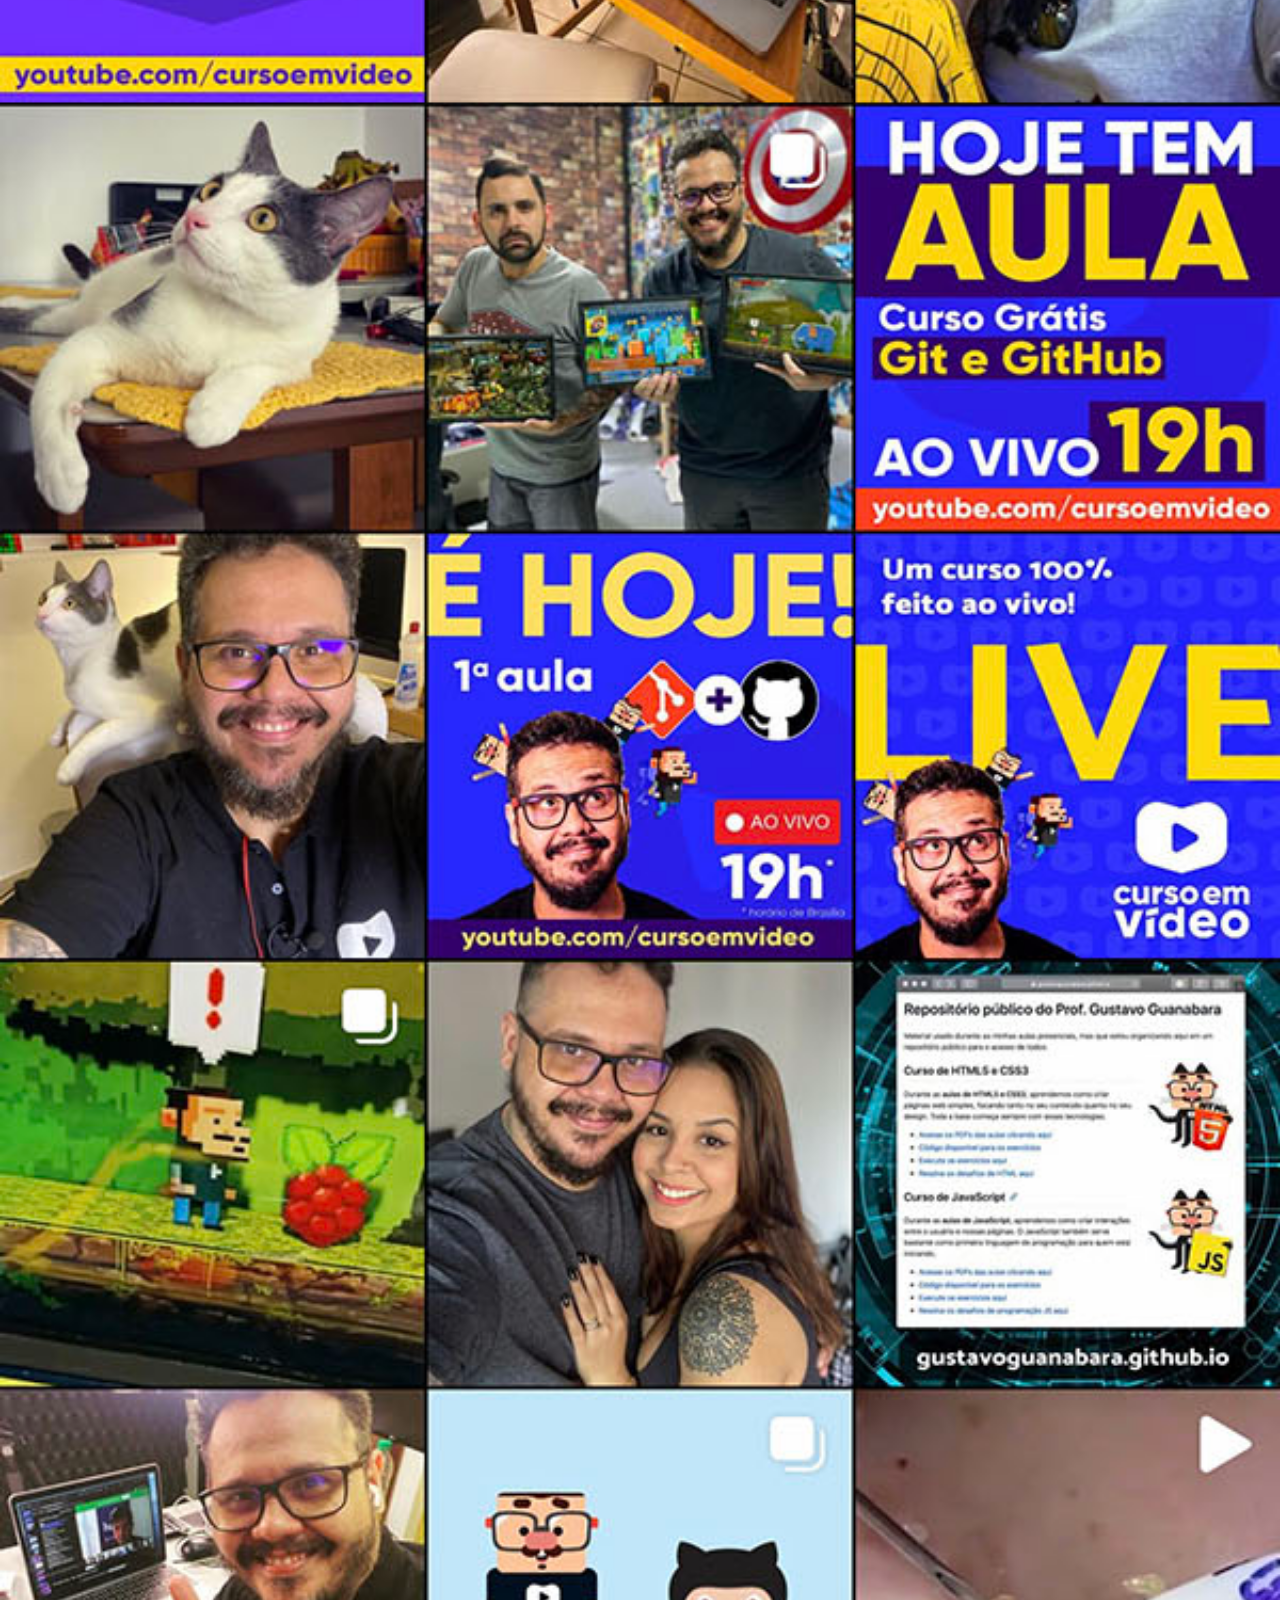
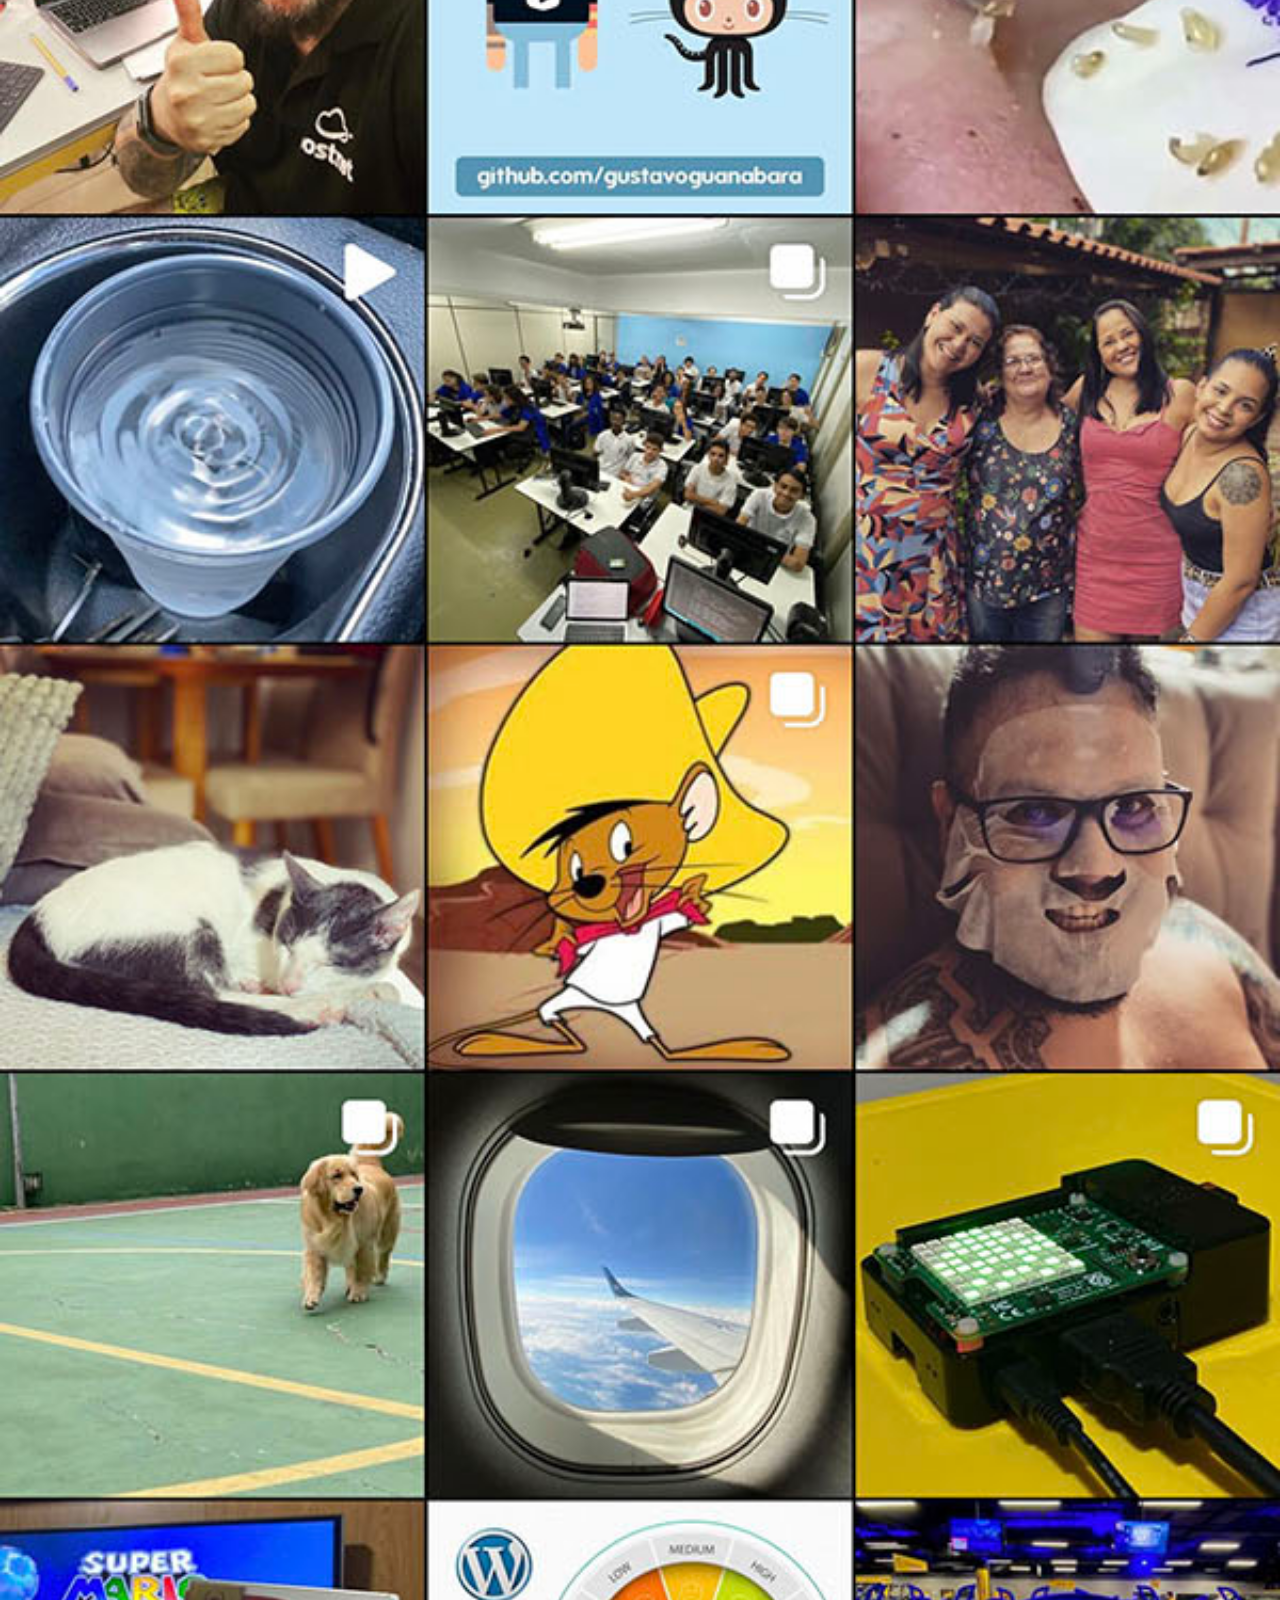
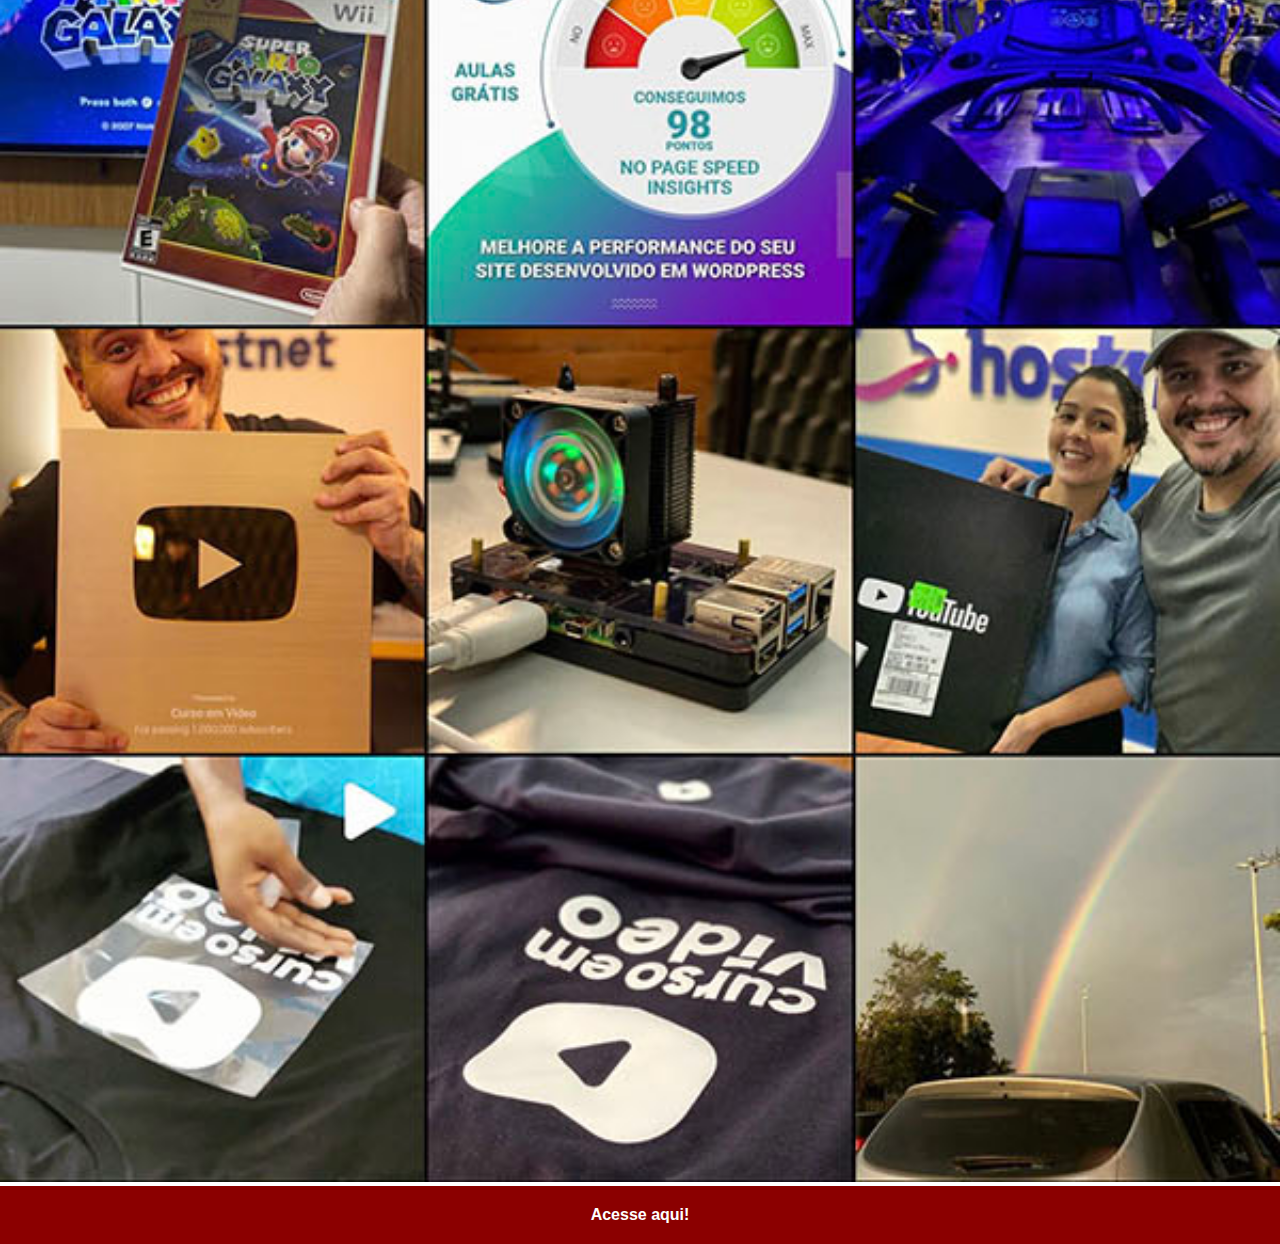
<file: instagram.html>
<!DOCTYPE html>
<html lang="pt-br">
<head>
    <meta charset="UTF-8">
    <meta http-equiv="X-UA-Compatible" content="IE=edge">
    <meta name="viewport" content="width=device-width, initial-scale=1.0">
    <title>Instagram</title>
    <link rel="stylesheet" href="style/social.css">
</head>
<body>
    <img src="imagens/tela-instagram.jpg" alt="Instagram">
    <a href="https://www.instagram.com/gustavoguanabara/" target="_blank">Acesse aqui!</a>
</body>
</html>
</file>
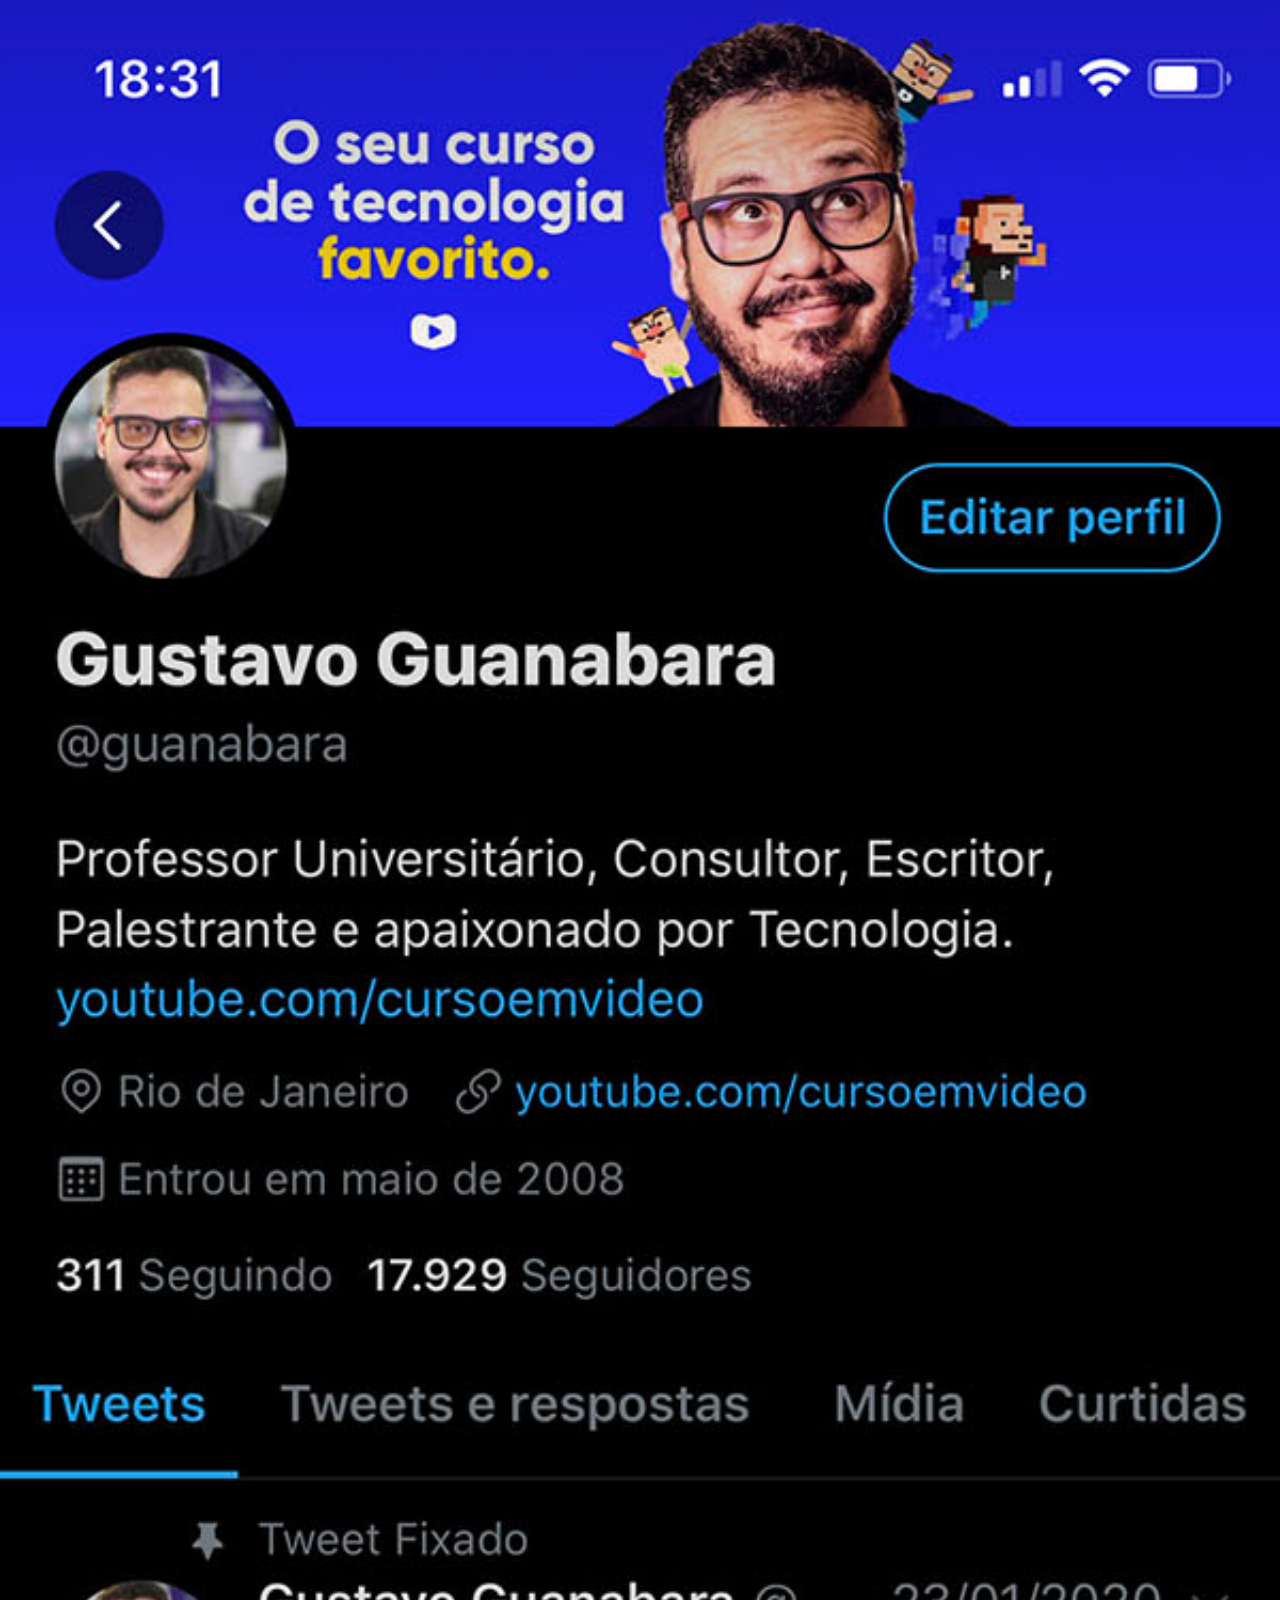
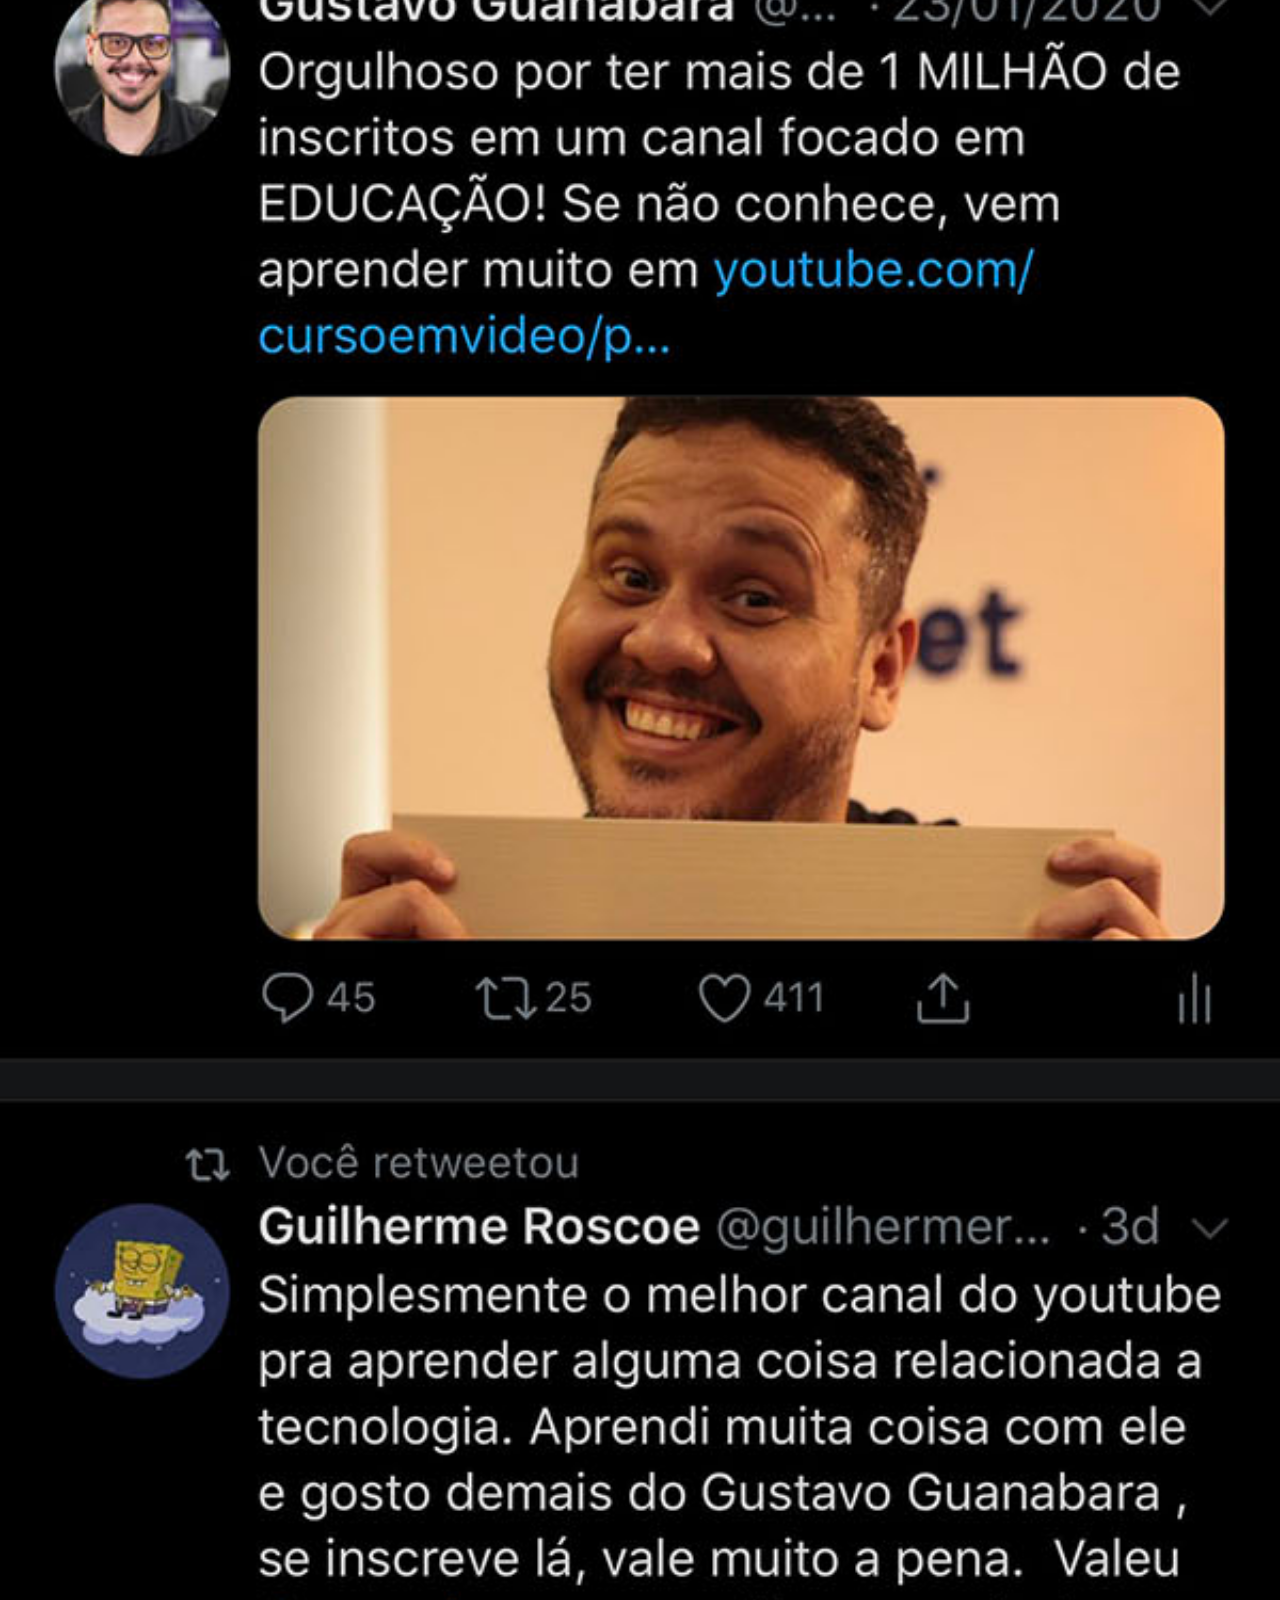
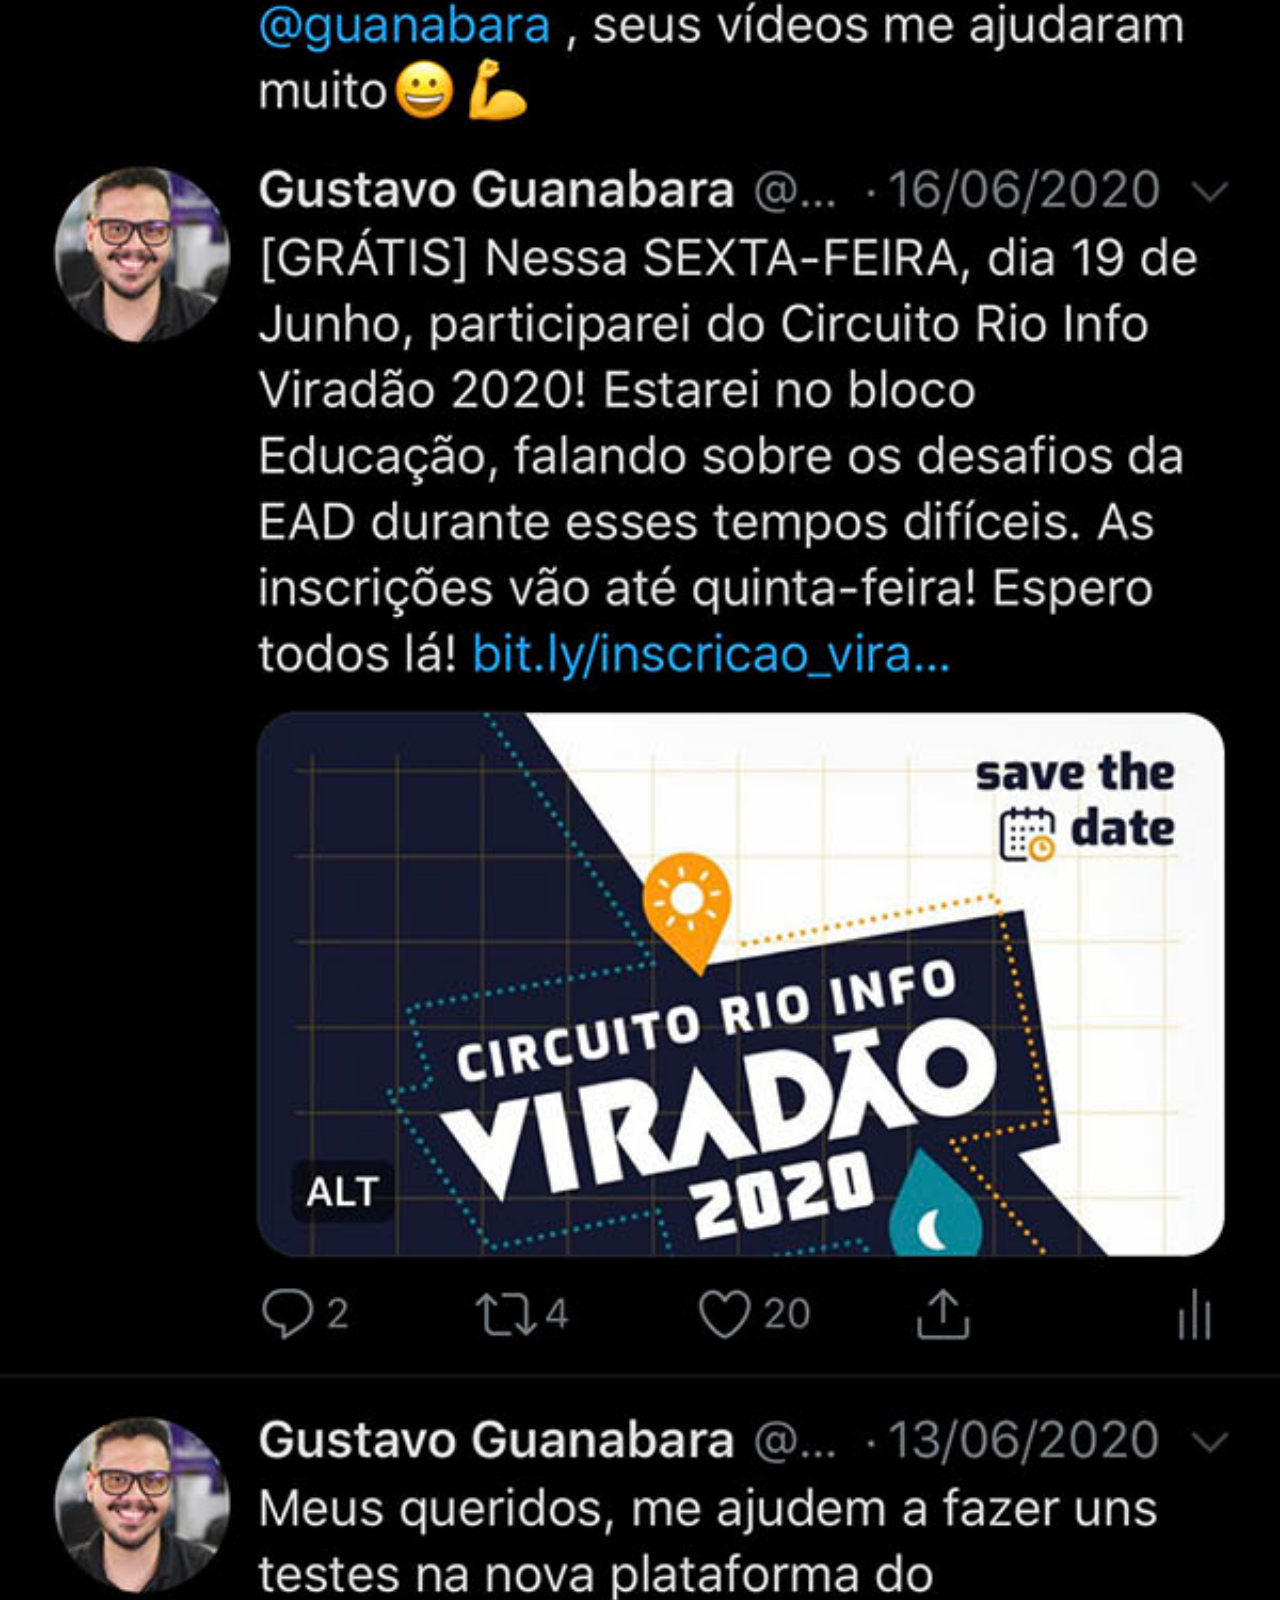
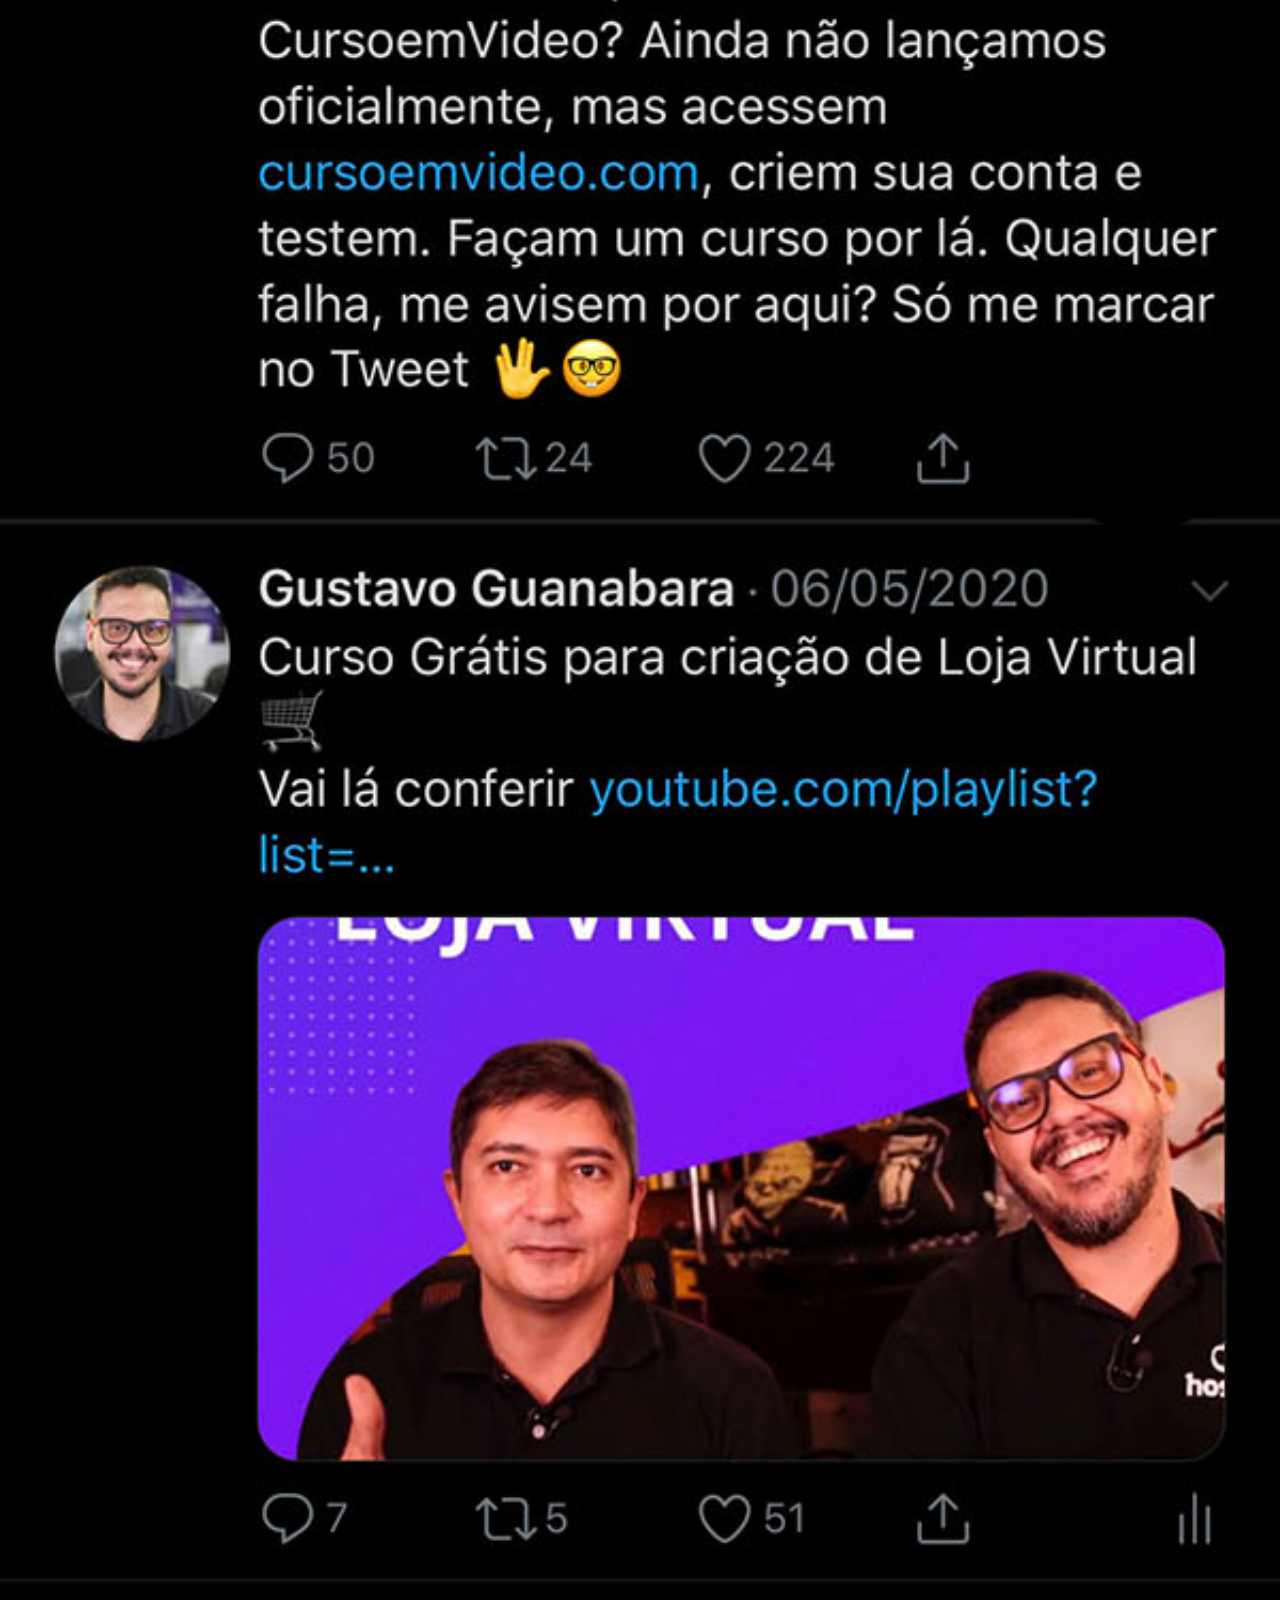
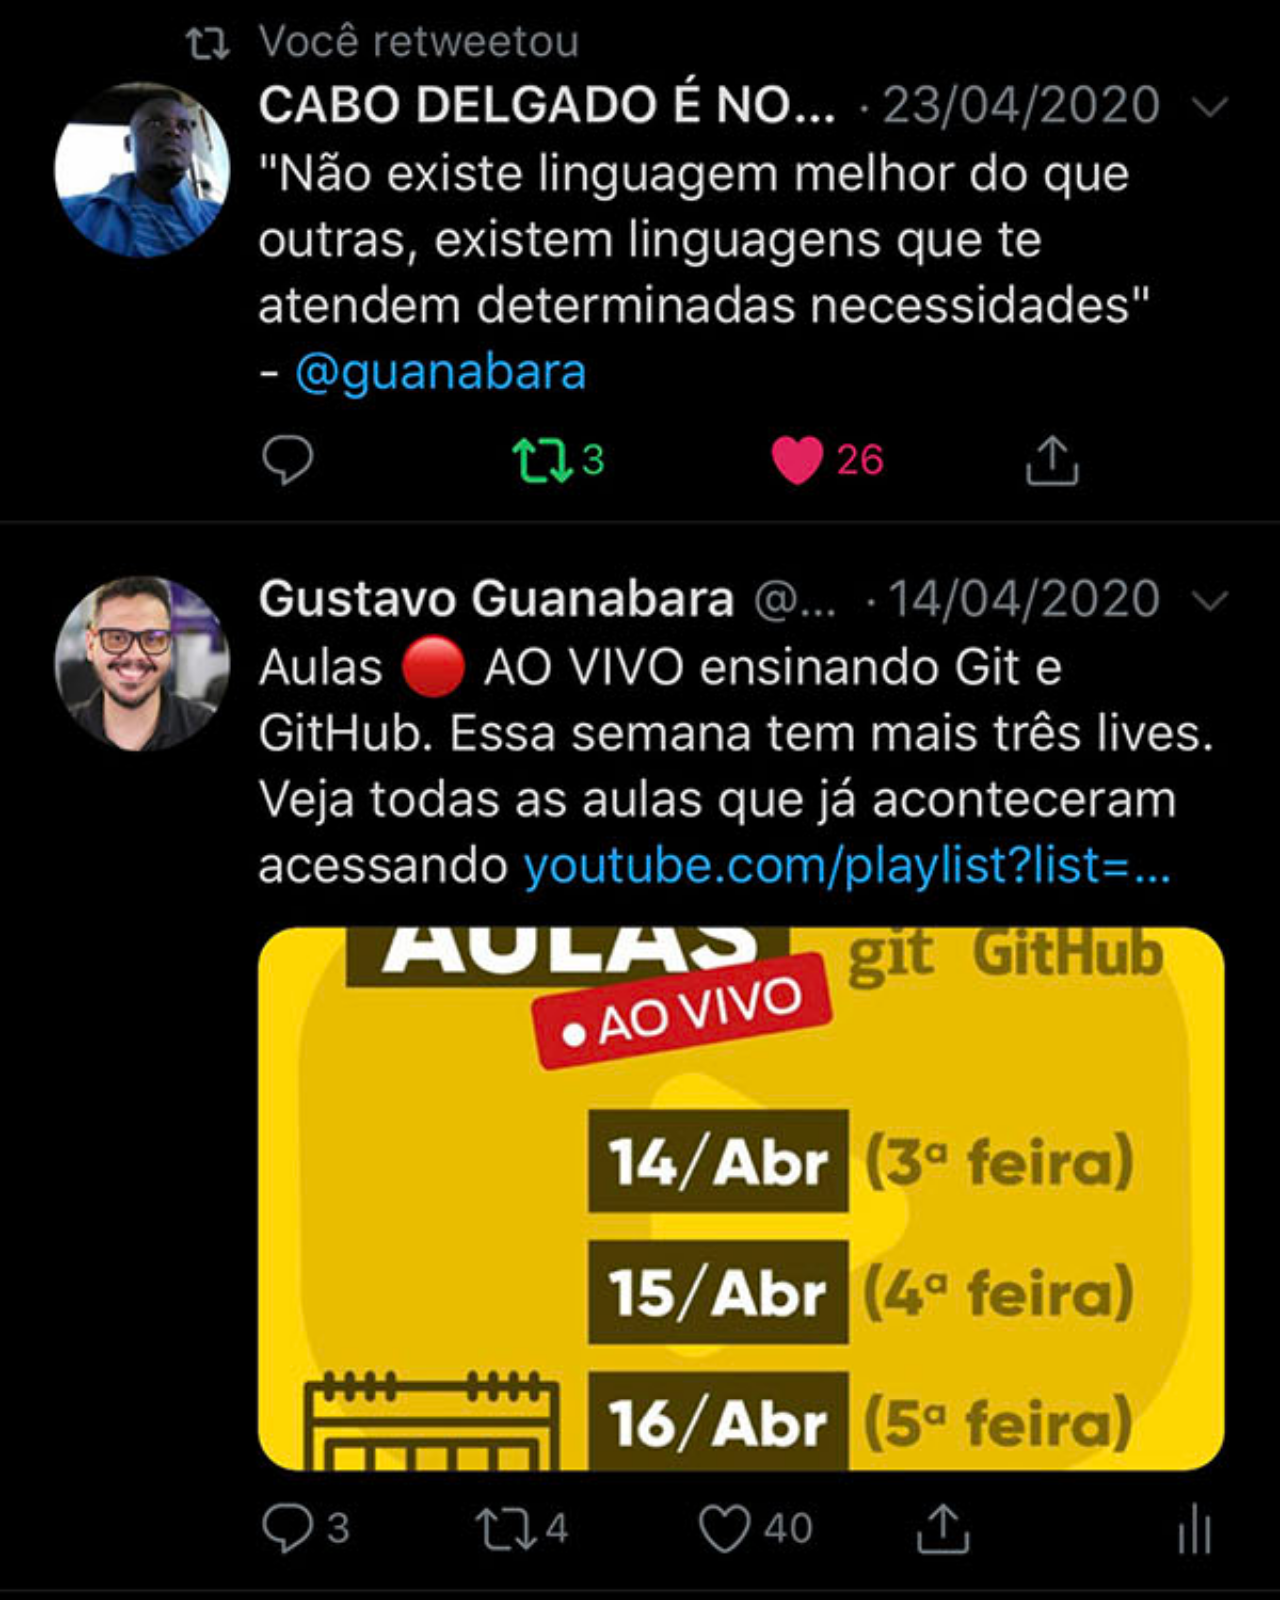
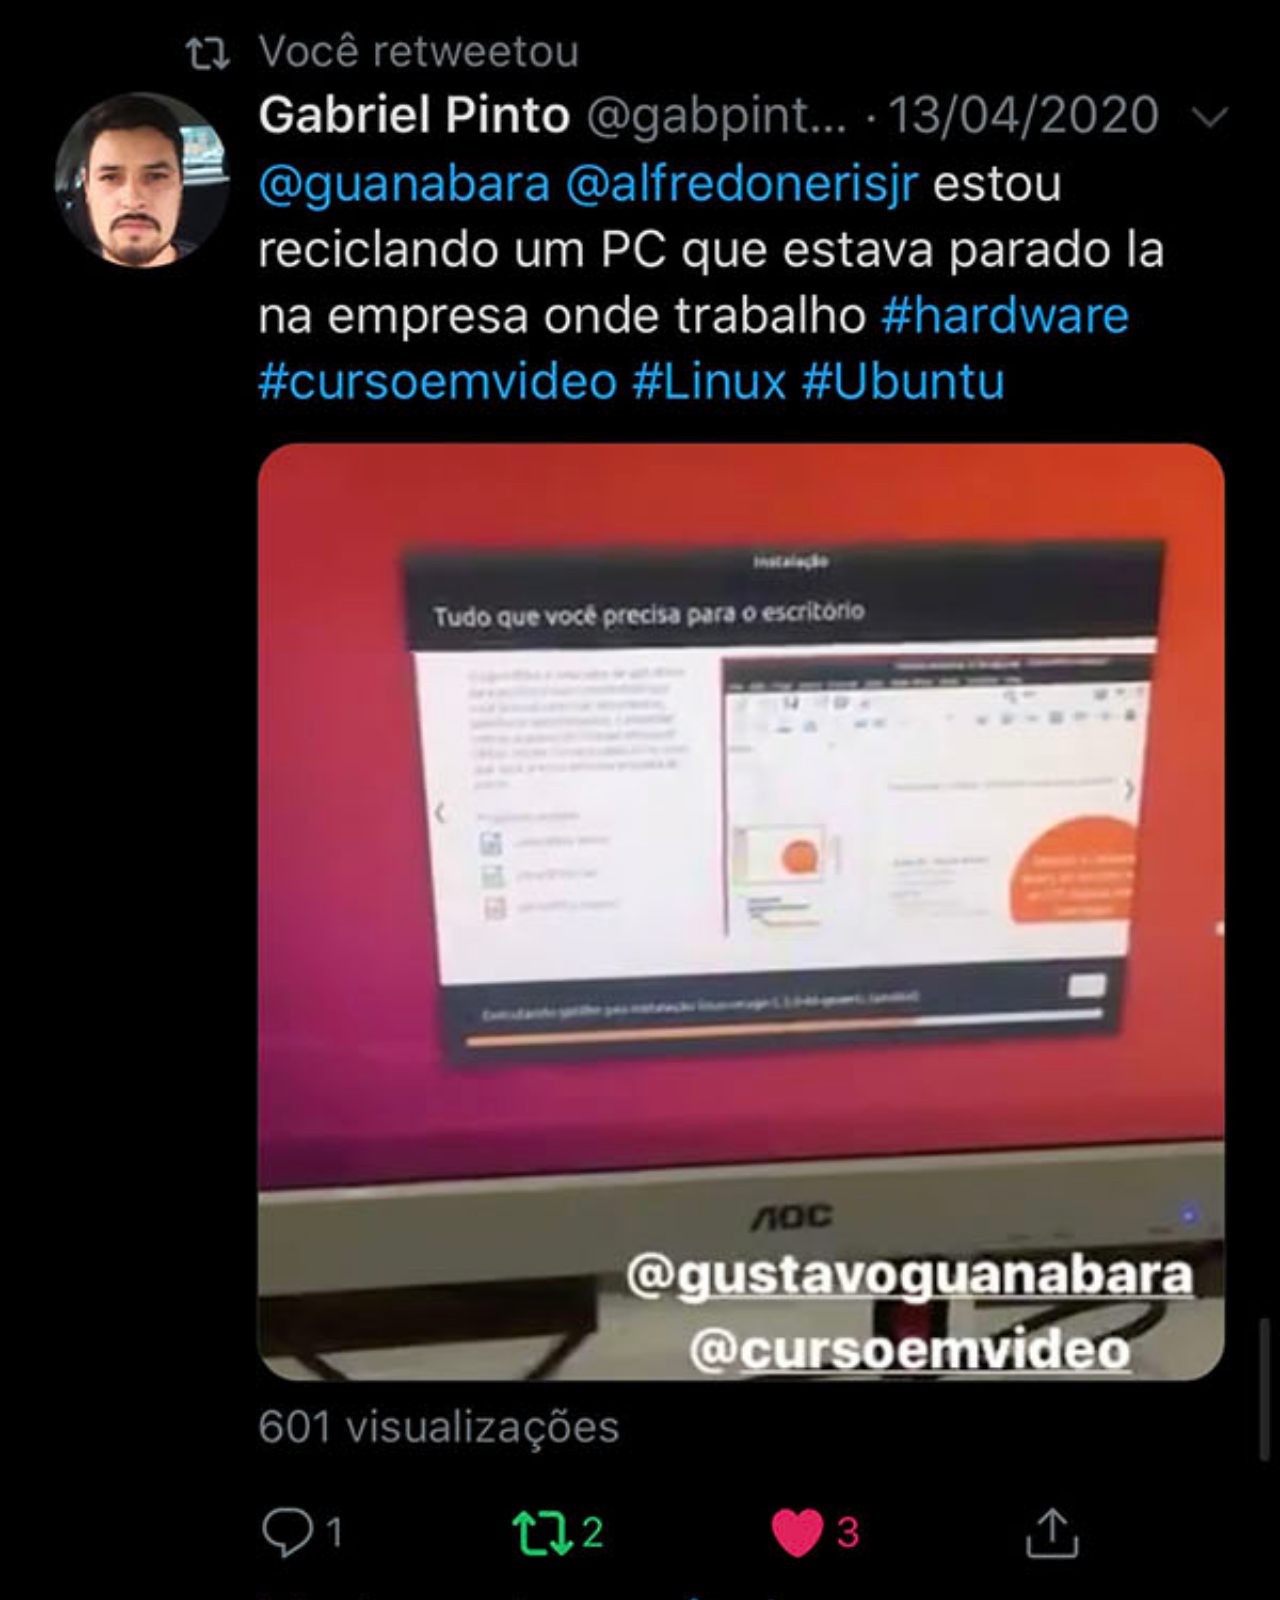
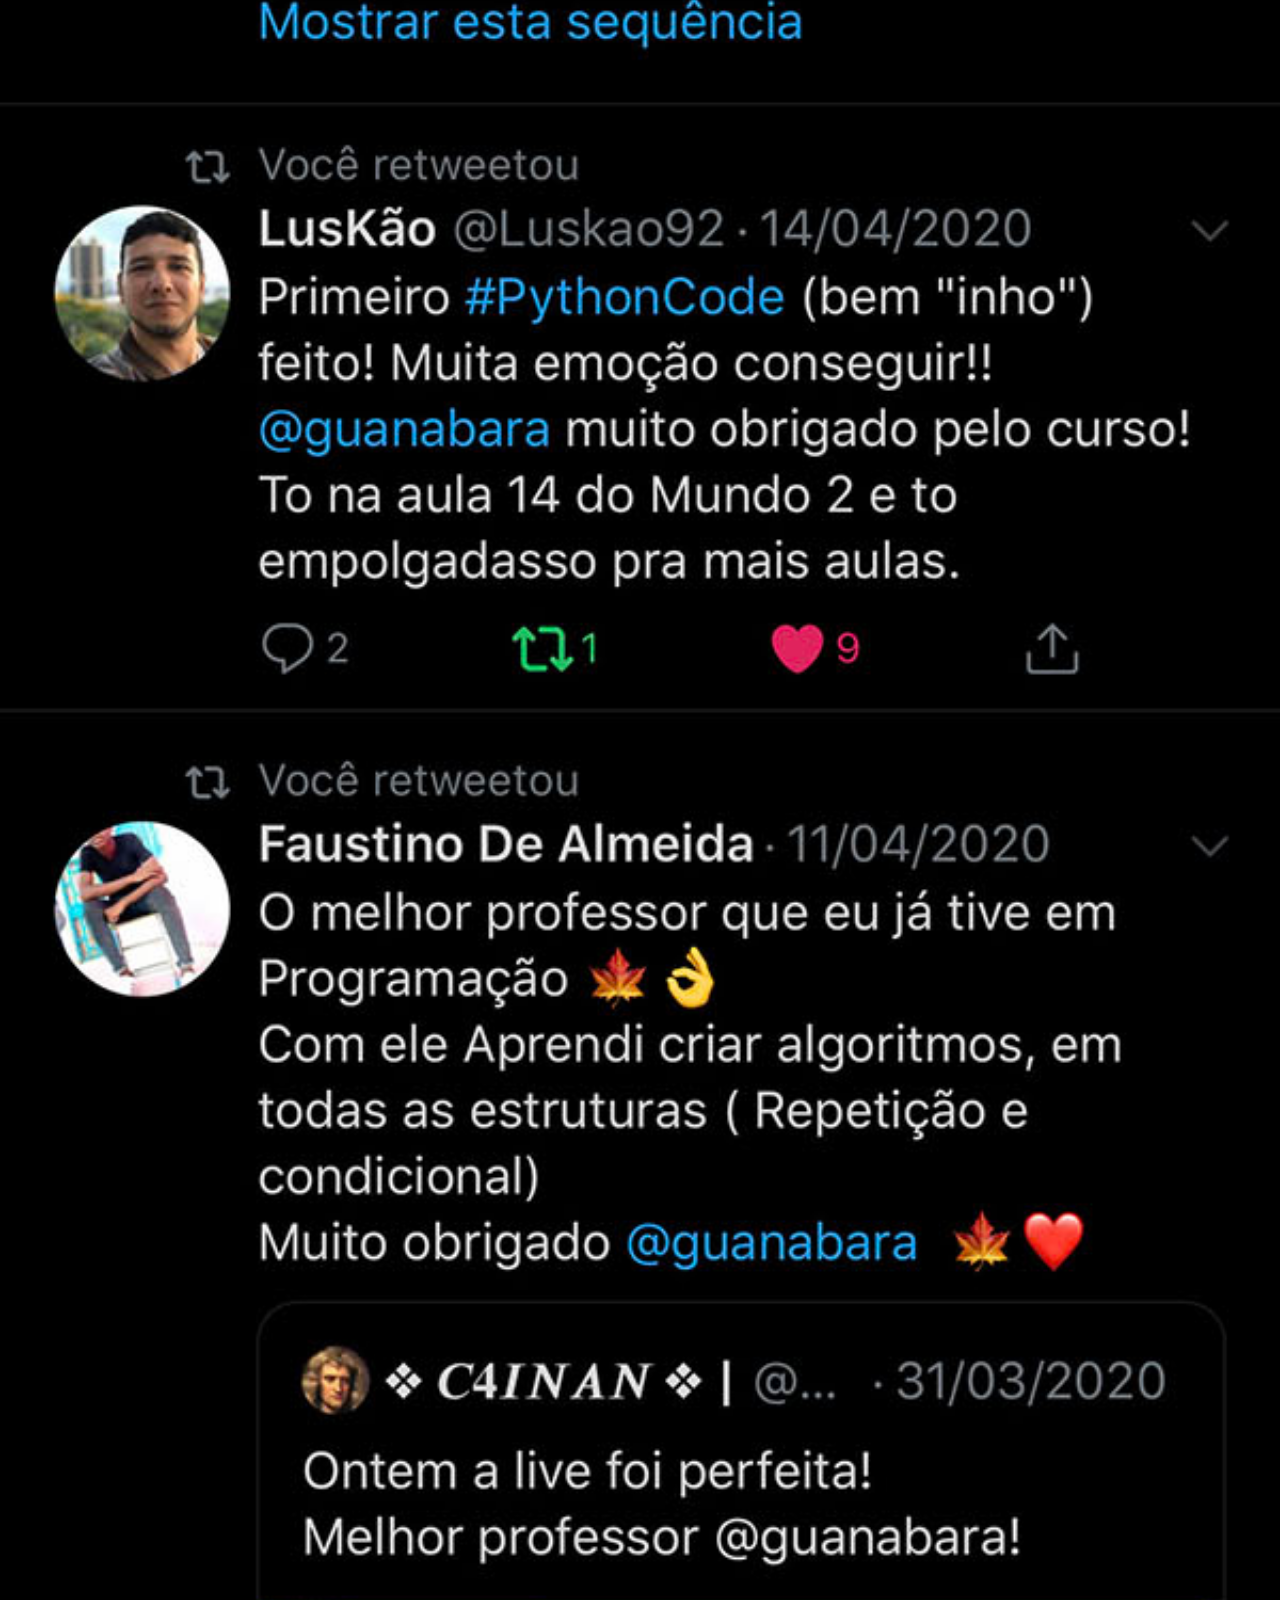
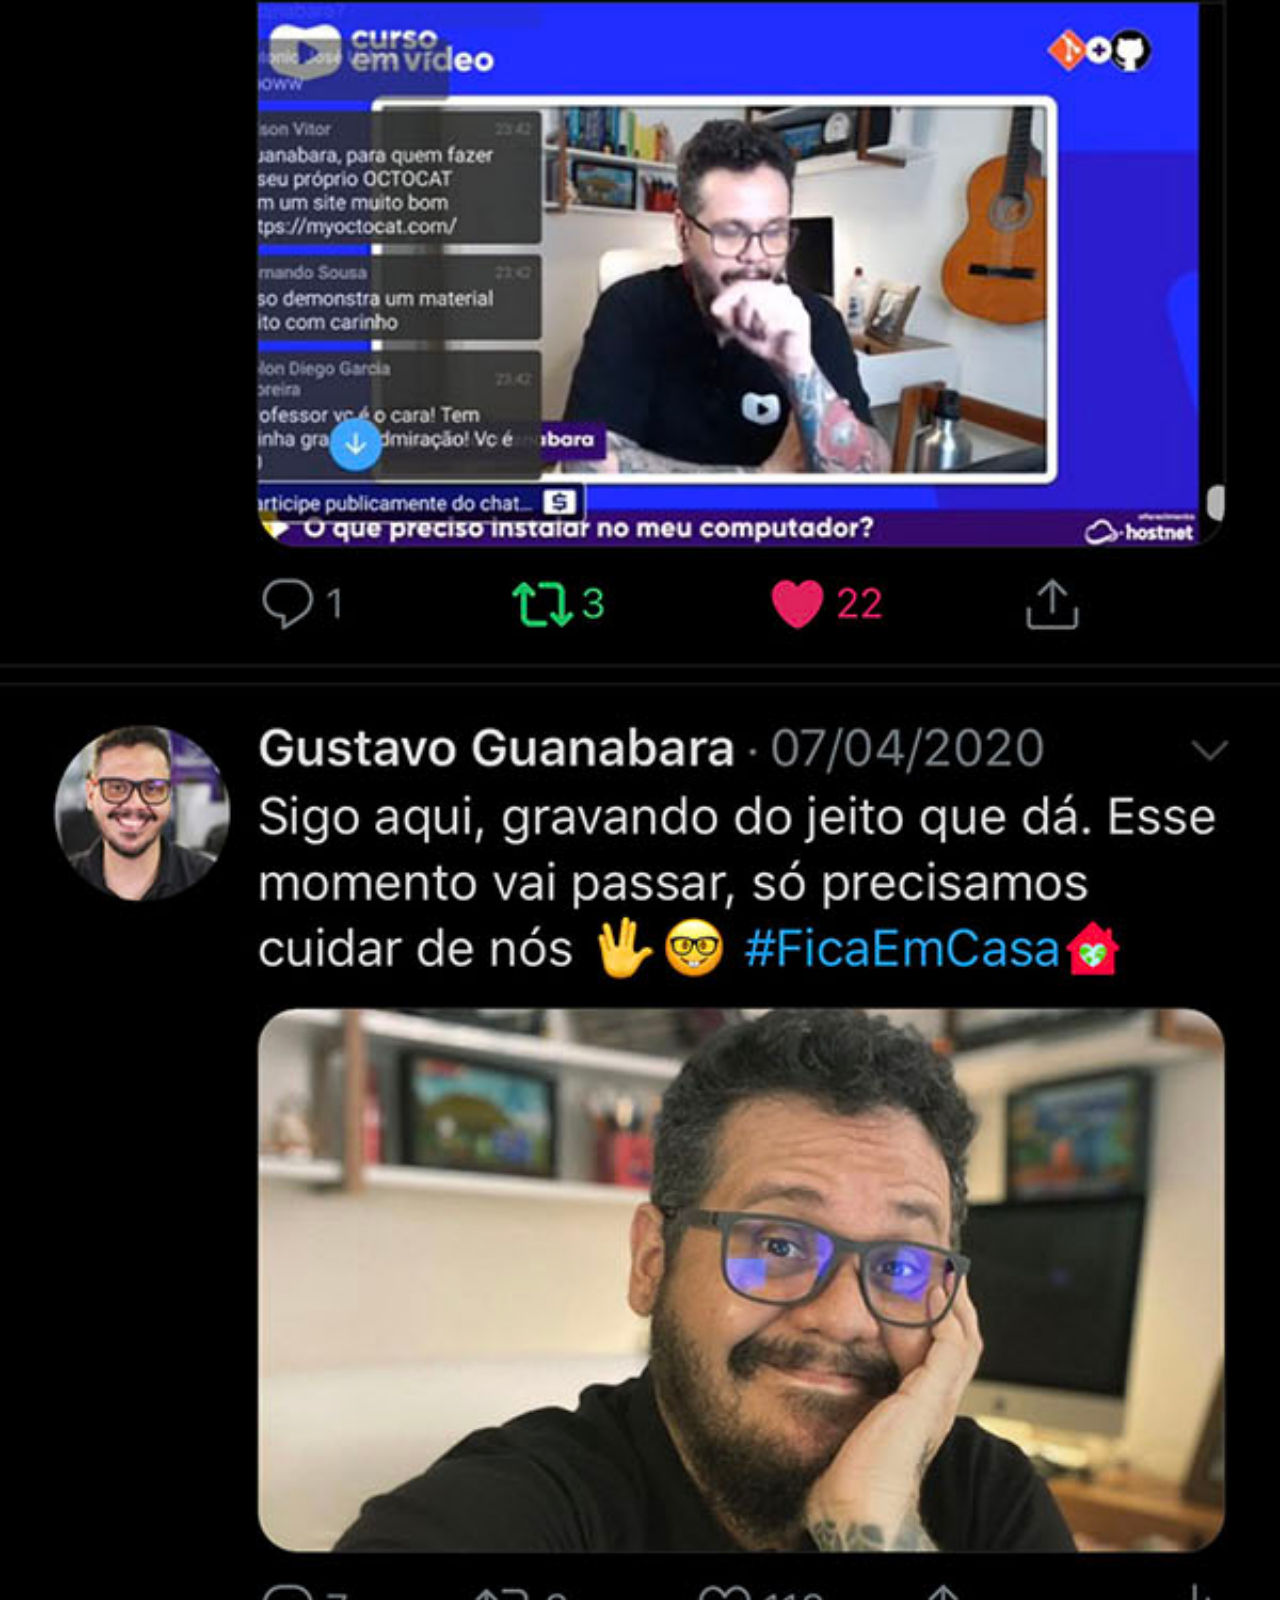
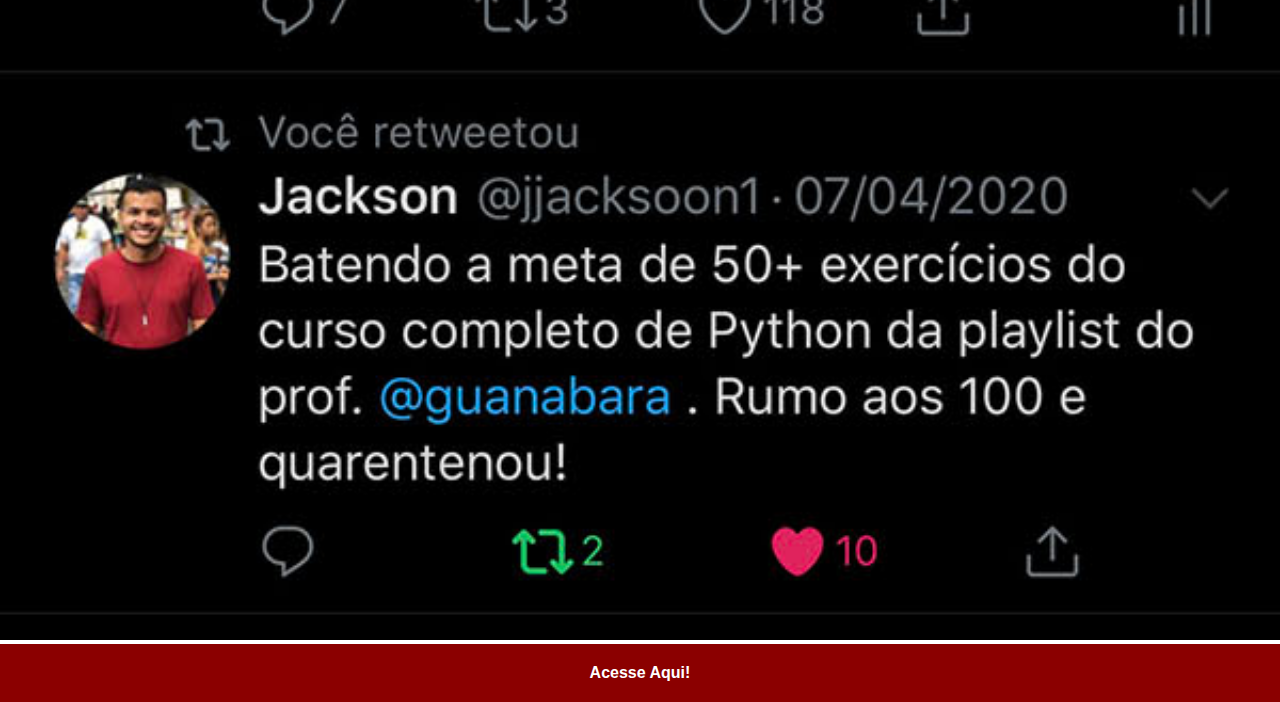
<file: twitter.html>
<!DOCTYPE html>
<html lang="pt-br">
<head>
    <meta charset="UTF-8">
    <meta http-equiv="X-UA-Compatible" content="IE=edge">
    <meta name="viewport" content="width=device-width, initial-scale=1.0">
    <title>Twitter</title>
    <link rel="stylesheet" href="style/social.css">
</head>
<body>
    <img src="imagens/tela-twitter.jpg" alt="Twitter">

    <a href="https://twitter.com/guanabara" target="_blank">Acesse Aqui!</a>
</body>
</html>
</file>
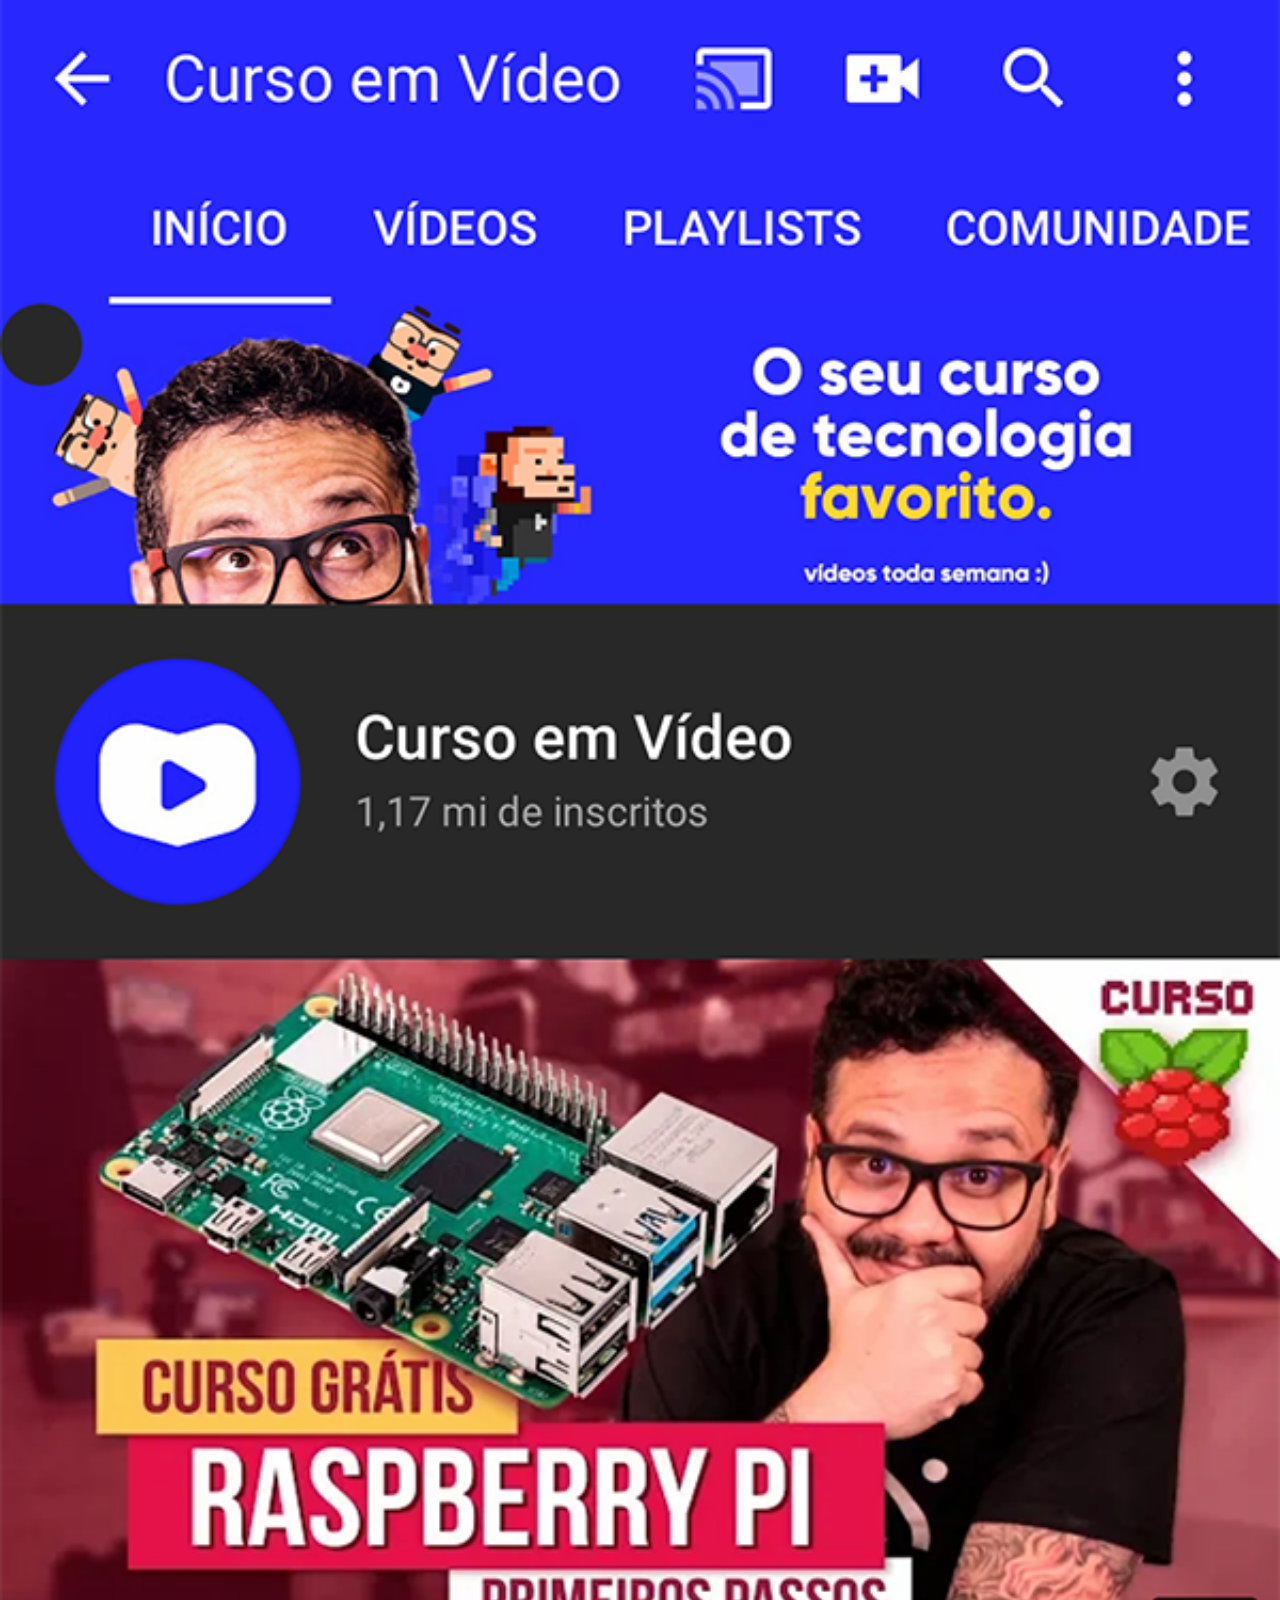
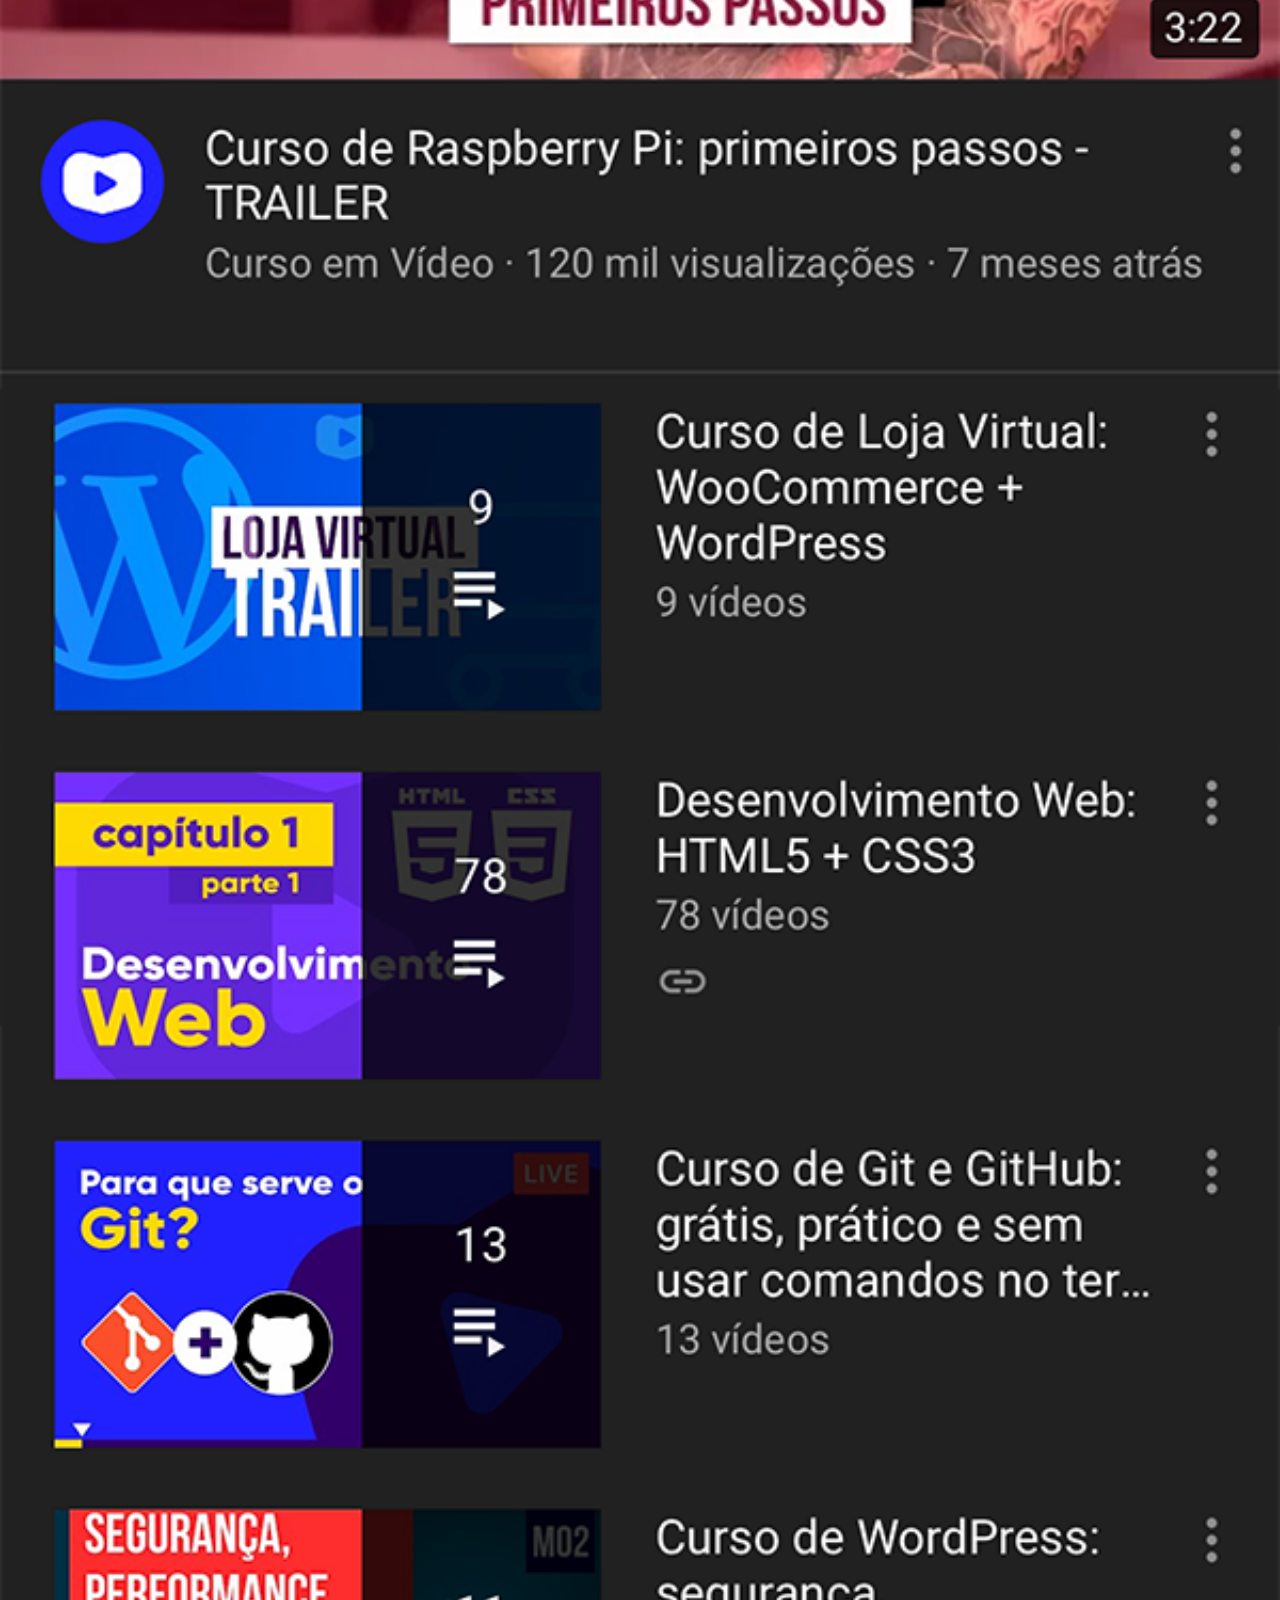
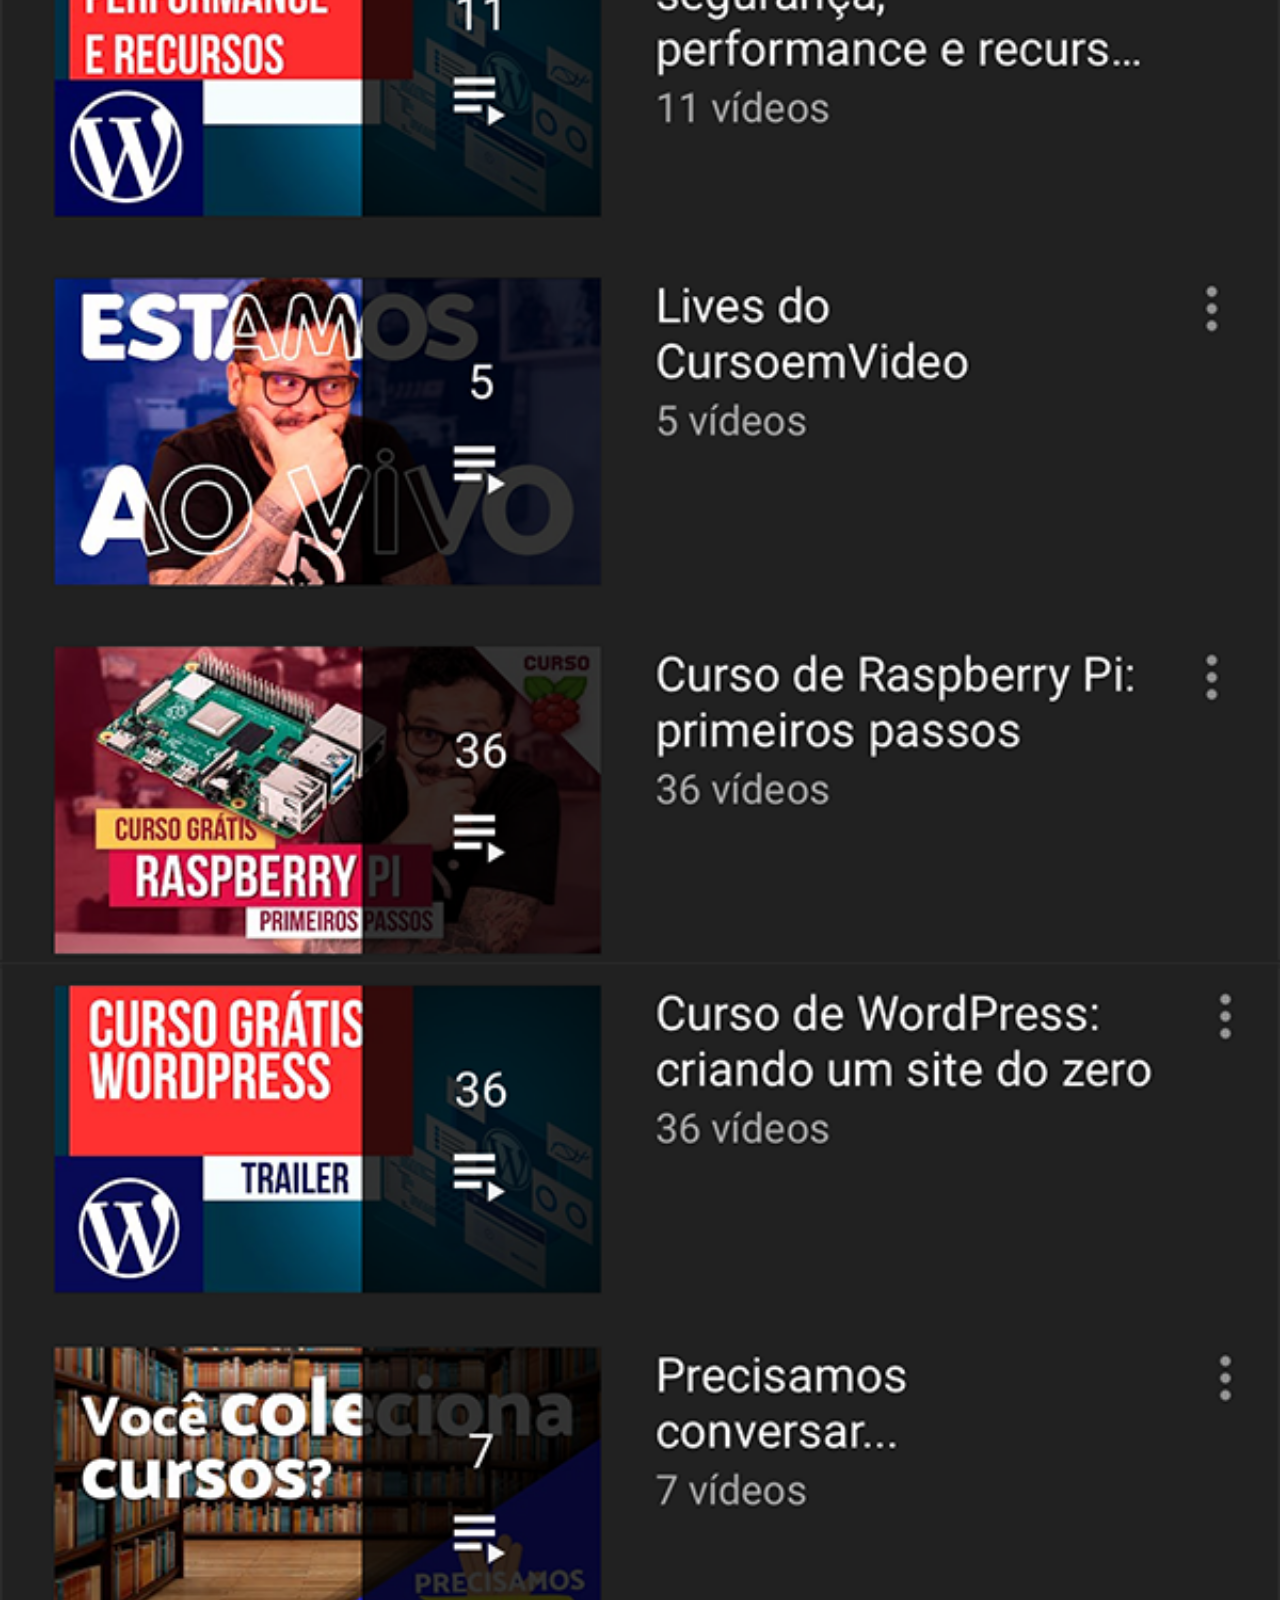
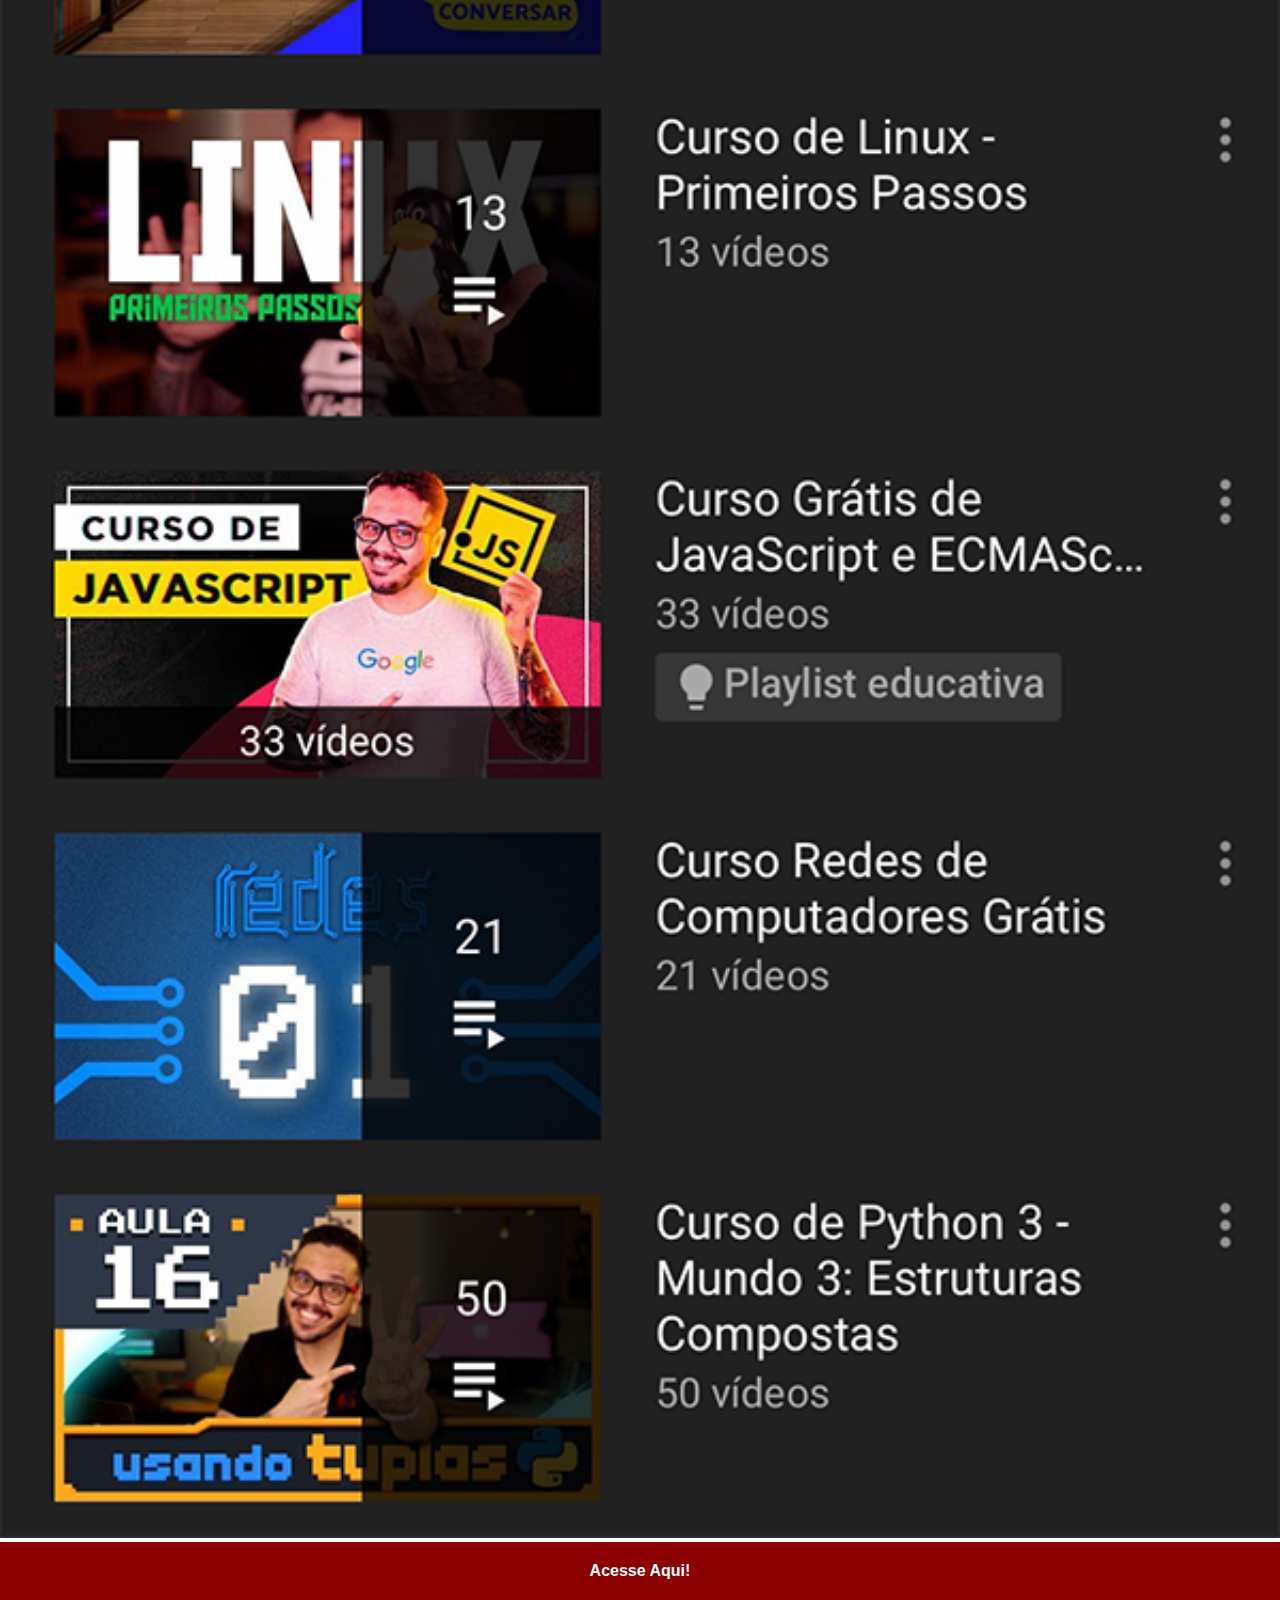
<file: youtube.html>
<!DOCTYPE html>
<html lang="pt-br">
<head>
    <meta charset="UTF-8">
    <meta http-equiv="X-UA-Compatible" content="IE=edge">
    <meta name="viewport" content="width=device-width, initial-scale=1.0">
    <title>YouTube</title>
<link rel="stylesheet" href="style/social.css">
</head>
<body>
    <img src="imagens/tela-youtube.png" alt="youtube">
    <a href="https://www.youtube.com/watch?v=ar5UB2MxraE&list=PLHz_AreHm4dkcVCk2Bn_fdVQ81Fkrh6WT&index=15" target="_blank">Acesse Aqui!</a>
</body>
</html>
</file>
<file: style/style.css>
@charset "UTF-8";

* {
   margin: 0px;
   padding: 0px;
   font-family: Arial, Helvetica, sans-serif;
}

html, body {
    height:100vh;
    width: 100vw;
    background-color: black;
}

body {
    background: url('../imagens/fundo-madeira.jpg') no-repeat top center ;
    background-size: cover;
    background-attachment: fixed;

}

main {
     height: 100vh;
    position: relative;
}

section#telefone {
    position: absolute;
    top: 50%;
    left: 50%;
    transform: translate(-50%, -50%);

    height: 500px;
    width: 301px;
    background: url('../imagens/frame-iphone2.png') no-repeat center;
}

iframe#tela {
    position: relative;
    top: 64px;
    left: 45px;
    width: 209px;
    height: 375px;
}

section#redes-sociais img {
    width: 50px;
    margin: 10px;
    border-radius: 50%;
    box-shadow: 2px 2px 5px rgba(0, 0, 0, 0.829);
    box-sizing: border-box;
}

section#redes-sociais {
    text-align: right;
}

section#redes-sociais img:hover {
    border: 2px solid white;
    transform: translate(-2px, -2px);
    box-shadow: 5px 5px 10px rgba(0, 0, 0, 0.829);
    transition: transform .3s, border 1s;
}
</file>
<file: style/social.css>
@charset "UTF-8";

* {
    margin: 0px;
    padding: 0px;
    font-family: 'Trebuchet MS', 'Lucida Sans Unicode', 'Lucida Grande', 'Lucida Sans', Arial, sans-serif;
}

::-webkit-scrollbar {
    width: 0px;
    height: 0px;
}
img {
     width: 100vw;
}

a {
    display: block;
    background-color: darkred;
    color: white;
    padding: 20px;
    text-align: center;
    font-weight: bolder;
    text-decoration: none;
}

a:hover {
   background-color: red;
}
</file>
